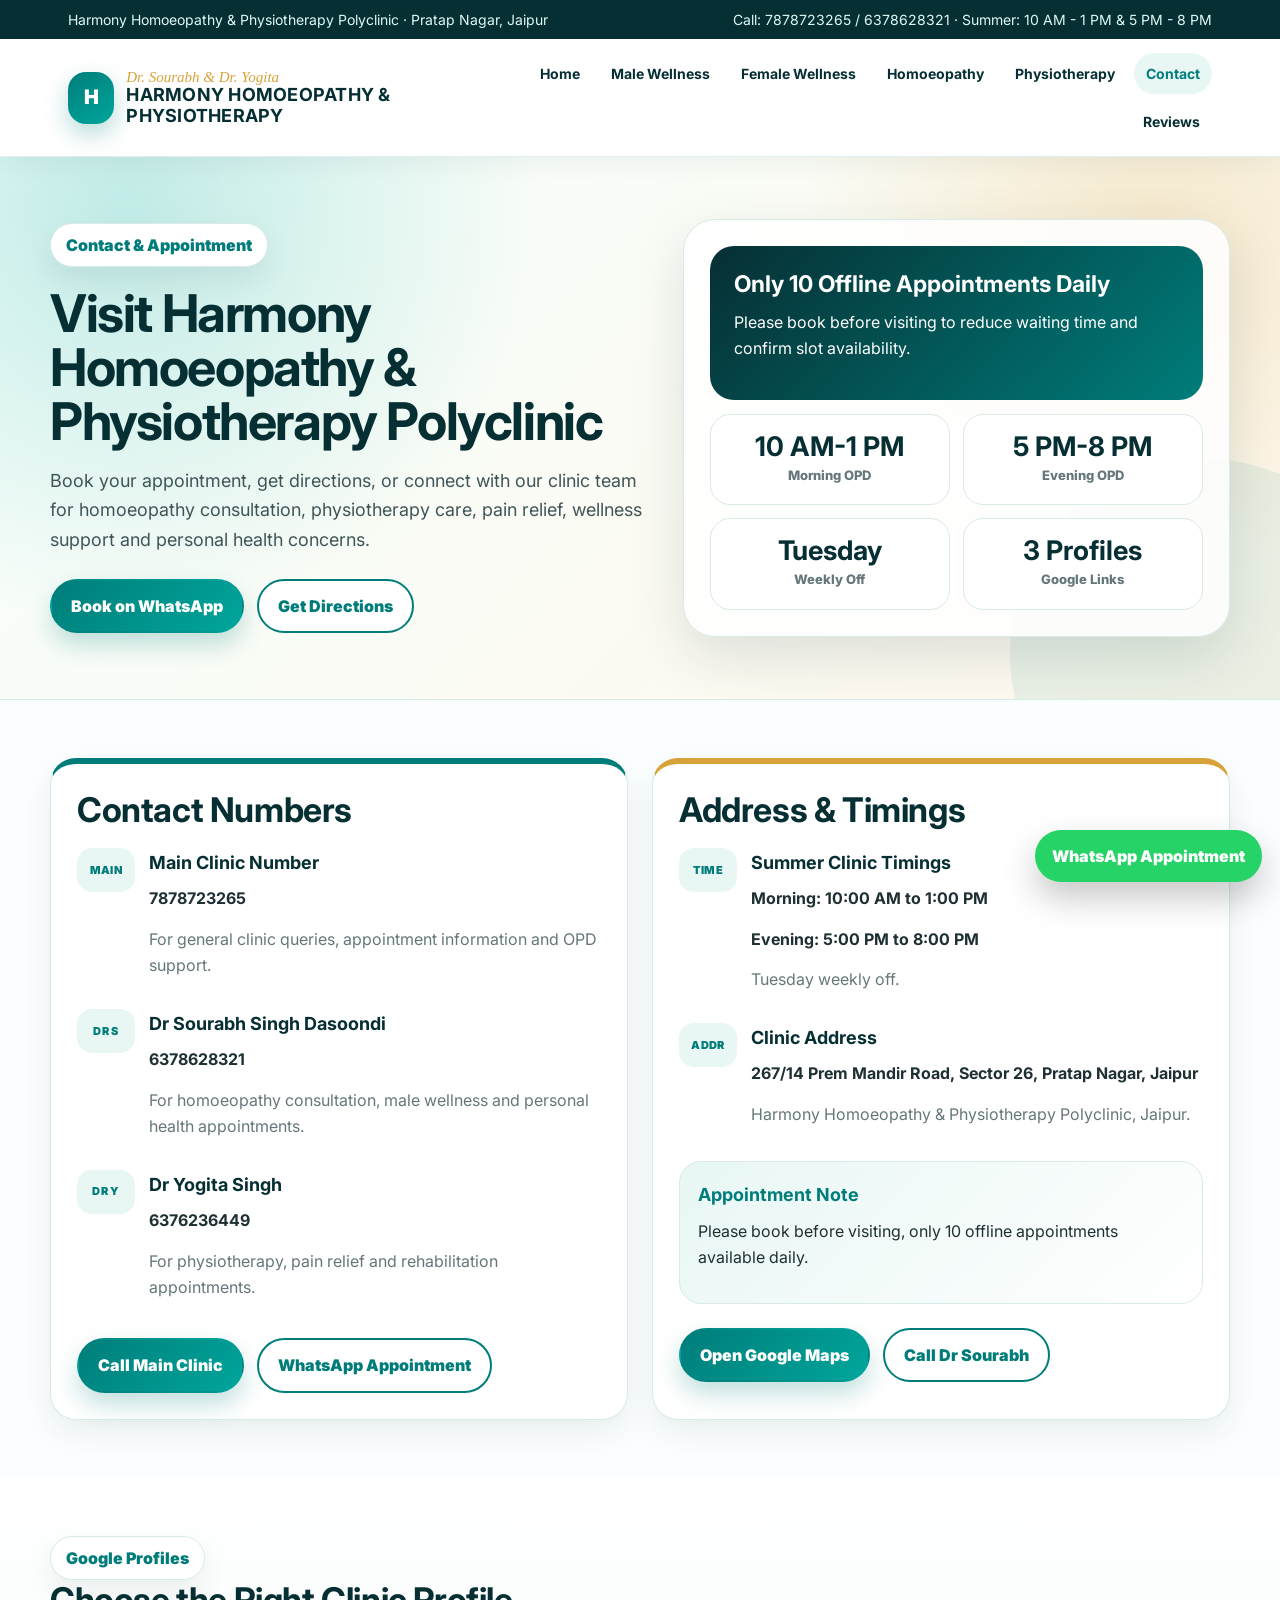
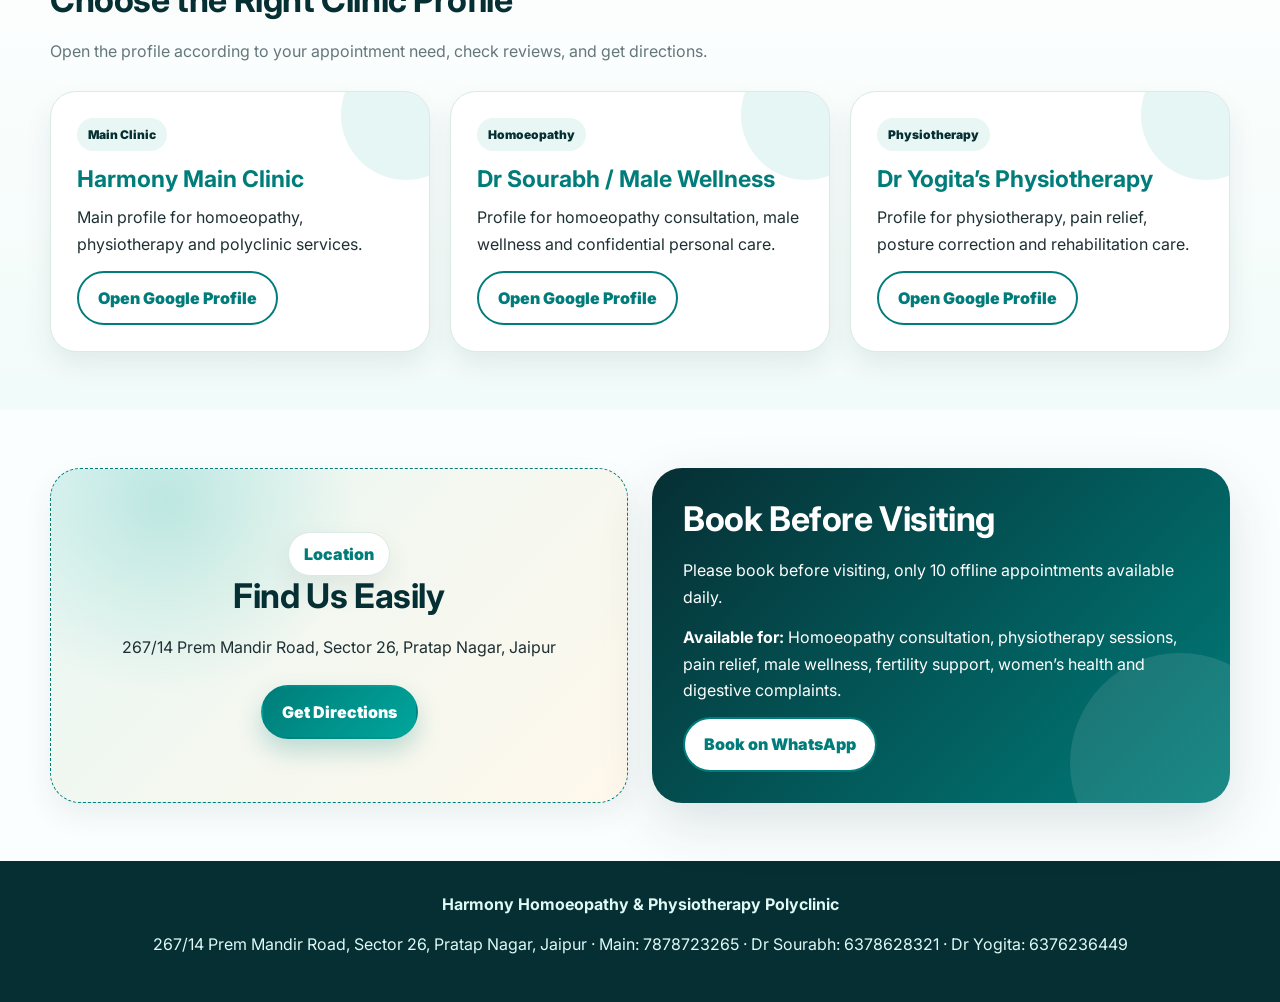
<file: contact.html>
<!DOCTYPE html>
<html lang="en">
<head>
<meta charset="UTF-8">
<meta name="viewport" content="width=device-width, initial-scale=1.0">
<title>Contact | Harmony Homoeopathy & Physiotherapy Polyclinic</title>
<meta name="description" content="Contact Harmony Homoeopathy & Physiotherapy Polyclinic, Pratap Nagar Jaipur. Book appointment with Dr Sourabh Singh Dasoondi and Dr Yogita Singh.">
<link rel="preconnect" href="https://fonts.googleapis.com">
<link rel="preconnect" href="https://fonts.gstatic.com" crossorigin>
<link href="https://fonts.googleapis.com/css2?family=Inter:wght@400;600;700;800;900&display=swap" rel="stylesheet">
<style>
:root{
  --deep:#062f34;
  --teal:#007d7a;
  --teal2:#00a69c;
  --mint:#e8f7f4;
  --cream:#fff8ec;
  --gold:#d8a23a;
  --orange:#f2a24a;
  --ink:#1e3033;
  --muted:#65777a;
  --line:#d8ebe7;
  --white:#fff;
  --shadow:0 20px 55px rgba(6,47,52,.13);
  --soft-shadow:0 12px 28px rgba(6,47,52,.08);
  --radius:26px;
}
*{box-sizing:border-box}
html{scroll-behavior:smooth}
body{margin:0;font-family:Inter,Segoe UI,Arial,sans-serif;background:#fbfefe;color:var(--ink);line-height:1.65}
a{text-decoration:none;color:inherit}
p{margin:0 0 14px}
.muted{color:var(--muted)}

.top-strip{background:var(--deep);color:#dff9f5;font-size:14px}
.top-strip .wrap{max-width:1180px;margin:auto;padding:8px 18px;display:flex;justify-content:space-between;gap:16px;flex-wrap:wrap}

.header{position:sticky;top:0;z-index:99;background:rgba(255,255,255,.94);backdrop-filter:blur(14px);border-bottom:1px solid rgba(0,125,122,.12);box-shadow:0 6px 24px rgba(6,47,52,.06)}
.nav-wrap{max-width:1180px;margin:auto;display:flex;align-items:center;justify-content:space-between;gap:18px;padding:14px 18px}
.brand{display:flex;align-items:center;gap:12px}
.logo{width:52px;height:52px;border-radius:18px;background:linear-gradient(145deg,var(--teal),var(--teal2));display:grid;place-items:center;color:white;font-weight:900;font-size:20px;box-shadow:0 10px 24px rgba(0,125,122,.28)}
.brand-text small{display:block;font-family:Georgia,serif;font-size:15px;font-style:italic;color:var(--gold);line-height:1.1}
.brand-text strong{display:block;color:var(--deep);font-size:18px;letter-spacing:.25px;line-height:1.15;text-transform:uppercase}
nav{display:flex;gap:7px;flex-wrap:wrap;justify-content:flex-end}
nav a{padding:9px 12px;border-radius:999px;color:var(--deep);font-weight:700;font-size:14px}
nav a:hover,nav a.active{background:var(--mint);color:var(--teal)}

h1{font-size:52px;line-height:1.04;margin:20px 0 16px;color:var(--deep);letter-spacing:-1.4px}
h2{font-size:34px;line-height:1.18;margin:0 0 18px;color:var(--deep);letter-spacing:-.4px}
h3{font-size:23px;line-height:1.25;margin:0 0 10px;color:var(--teal)}
h4{font-size:18px;margin:0 0 8px;color:var(--deep)}
.lead{font-size:18px;color:#405558;max-width:760px}
.eyebrow{display:inline-flex;gap:8px;align-items:center;background:white;border:1px solid var(--line);color:var(--teal);padding:8px 15px;border-radius:999px;font-weight:900;box-shadow:var(--soft-shadow)}

.page-title{position:relative;overflow:hidden;background:radial-gradient(circle at 10% 10%,rgba(0,166,156,.22),transparent 33%),radial-gradient(circle at 90% 15%,rgba(216,162,58,.20),transparent 28%),linear-gradient(135deg,#f6fffd 0%,#fff8ec 100%);padding:62px 18px;border-bottom:1px solid var(--line)}
.page-title:after{content:"";position:absolute;right:-120px;bottom:-150px;width:390px;height:390px;border-radius:50%;background:rgba(0,125,122,.08)}
.container{max-width:1180px;margin:auto;position:relative;z-index:1}
.hero-contact{display:grid;grid-template-columns:1.05fr .95fr;gap:28px;align-items:center}
.hero-panel{background:rgba(255,255,255,.86);border:1px solid var(--line);border-radius:32px;padding:26px;box-shadow:var(--shadow)}
.panel-top{background:linear-gradient(135deg,var(--deep),var(--teal));color:white;border-radius:24px;padding:24px}
.panel-top h3{color:white}
.stats{display:grid;grid-template-columns:1fr 1fr;gap:13px;margin-top:14px}
.stat{background:white;border:1px solid var(--line);border-radius:20px;padding:18px;text-align:center}
.stat strong{display:block;color:var(--deep);font-size:27px;line-height:1}
.stat span{display:block;color:var(--muted);font-size:13px;font-weight:800;margin-top:5px}

.section{padding:58px 18px}
.section.alt{background:linear-gradient(180deg,#fff,#f1fbf9)}
.section-head{max-width:820px;margin:0 0 26px}
.grid-2{display:grid;grid-template-columns:1fr 1fr;gap:24px}
.grid-3{display:grid;grid-template-columns:repeat(3,1fr);gap:20px}
.card{background:white;border:1px solid var(--line);border-radius:var(--radius);box-shadow:var(--soft-shadow);padding:26px}
.card.accent{border-top:6px solid var(--teal)}
.card.gold{border-top:6px solid var(--gold)}
.info-row{display:flex;gap:14px;align-items:flex-start;margin:16px 0}
.info-icon{width:58px;height:44px;border-radius:15px;background:var(--mint);display:grid;place-items:center;flex:0 0 auto;font-size:11px;font-weight:900;color:var(--teal);letter-spacing:.3px}
.cta-row{display:flex;flex-wrap:wrap;gap:13px;margin-top:24px}
.btn{display:inline-flex;align-items:center;justify-content:center;gap:8px;border-radius:999px;padding:12px 19px;font-weight:900;border:2px solid transparent;transition:.2s}
.btn-primary{background:linear-gradient(135deg,var(--teal),var(--teal2));color:white;box-shadow:0 12px 24px rgba(0,125,122,.24)}
.btn-primary:hover{transform:translateY(-2px)}
.btn-outline{background:white;border-color:var(--teal);color:var(--teal)}
.btn-outline:hover{background:var(--teal);color:white}
.notice-card{background:linear-gradient(135deg,var(--mint),#fff);border:1px solid var(--line);border-radius:22px;padding:18px;margin-top:20px}
.notice-card h4{color:var(--teal)}

.profile-card{position:relative;overflow:hidden;min-height:245px}
.profile-card:before{content:"";position:absolute;right:-42px;top:-42px;width:130px;height:130px;border-radius:50%;background:rgba(0,166,156,.10)}
.profile-card>*{position:relative;z-index:1}
.profile-tag{display:inline-flex;background:var(--mint);color:var(--deep);border-radius:999px;padding:7px 11px;font-weight:900;font-size:12px;margin-bottom:14px}

.map-card{min-height:310px;border-radius:30px;background:radial-gradient(circle at 20% 10%,rgba(0,166,156,.20),transparent 35%),linear-gradient(135deg,var(--mint),var(--cream));border:1px dashed var(--teal);display:grid;place-items:center;text-align:center;padding:28px;box-shadow:var(--soft-shadow)}
.banner{background:linear-gradient(135deg,var(--deep),var(--teal));color:white;border-radius:30px;padding:31px;box-shadow:var(--shadow);position:relative;overflow:hidden}
.banner:after{content:"";position:absolute;right:-60px;bottom:-70px;width:220px;height:220px;border-radius:50%;background:rgba(255,255,255,.10)}
.banner h2,.banner h3{color:white}
.banner>*{position:relative;z-index:1}

.footer{background:var(--deep);color:#dff9f5;padding:30px 18px;text-align:center}
.whatsapp-float{position:fixed;right:18px;bottom:18px;background:#25D366;color:white;border-radius:999px;padding:13px 17px;font-weight:900;box-shadow:0 16px 34px rgba(0,0,0,.22);z-index:100}

@media(max-width:950px){
  .hero-contact,.grid-2,.grid-3{grid-template-columns:1fr}
  .nav-wrap{align-items:flex-start;flex-direction:column}
  nav{justify-content:flex-start}
  h1{font-size:38px}
  .section{padding:44px 16px}
  .page-title{padding:46px 16px}
  .stats{grid-template-columns:1fr 1fr}
}
@media(max-width:560px){
  .top-strip .wrap{font-size:12px}
  .brand-text strong{font-size:15px}
  .brand-text small{font-size:13px}
  .logo{width:44px;height:44px;border-radius:15px}
  nav a{font-size:12px;padding:7px 9px}
  h1{font-size:32px}
  h2{font-size:27px}
  .stats{grid-template-columns:1fr}
  .info-row{flex-direction:column}
  .whatsapp-float{left:18px;right:18px;text-align:center}
}
</style>
</head>
<body>

<div class="top-strip">
  <div class="wrap">
    <span>Harmony Homoeopathy & Physiotherapy Polyclinic · Pratap Nagar, Jaipur</span>
    <span>Call: 7878723265 / 6378628321 · Summer: 10 AM - 1 PM & 5 PM - 8 PM</span>
  </div>
</div>

<header class="header">
  <div class="nav-wrap">
    <a class="brand" href="index.html">
      <span class="logo">H</span>
      <span class="brand-text">
        <small>Dr. Sourabh & Dr. Yogita</small>
        <strong>Harmony Homoeopathy & Physiotherapy</strong>
      </span>
    </a>
    <nav><a href="index.html">Home</a><a href="male-wellness.html">Male Wellness</a><a href="female-wellness.html">Female Wellness</a><a href="homoeopathy.html">Homoeopathy</a><a href="physiotherapy.html">Physiotherapy</a><a class="active" href="contact.html">Contact</a><a href="reviews.html">Reviews</a></nav>
  </div>
</header>

<main>
<section class="page-title">
  <div class="container hero-contact">
    <div>
      <span class="eyebrow">Contact & Appointment</span>
      <h1>Visit Harmony Homoeopathy & Physiotherapy Polyclinic</h1>
      <p class="lead">Book your appointment, get directions, or connect with our clinic team for homoeopathy consultation, physiotherapy care, pain relief, wellness support and personal health concerns.</p>
      <div class="cta-row">
        <a class="btn btn-primary" href="https://wa.me/917878723265?text=Hello%20Harmony%20Clinic%2C%20I%20want%20to%20book%20an%20appointment.">Book on WhatsApp</a>
        <a class="btn btn-outline" href="https://maps.app.goo.gl/d9DoXxW7UZDXTtCz5" target="_blank" rel="noopener">Get Directions</a>
      </div>
    </div>

    <div class="hero-panel">
      <div class="panel-top">
        <h3>Only 10 Offline Appointments Daily</h3>
        <p>Please book before visiting to reduce waiting time and confirm slot availability.</p>
      </div>
      <div class="stats">
        <div class="stat"><strong>10 AM-1 PM</strong><span>Morning OPD</span></div>
        <div class="stat"><strong>5 PM-8 PM</strong><span>Evening OPD</span></div>
        <div class="stat"><strong>Tuesday</strong><span>Weekly Off</span></div>
        <div class="stat"><strong>3 Profiles</strong><span>Google Links</span></div>
      </div>
    </div>
  </div>
</section>

<section class="section">
  <div class="container grid-2">
    <div class="card accent">
      <h2>Contact Numbers</h2>

      <div class="info-row">
        <div class="info-icon">MAIN</div>
        <div>
          <h4>Main Clinic Number</h4>
          <p><strong>7878723265</strong></p>
          <p class="muted">For general clinic queries, appointment information and OPD support.</p>
        </div>
      </div>

      <div class="info-row">
        <div class="info-icon">DR S</div>
        <div>
          <h4>Dr Sourabh Singh Dasoondi</h4>
          <p><strong>6378628321</strong></p>
          <p class="muted">For homoeopathy consultation, male wellness and personal health appointments.</p>
        </div>
      </div>

      <div class="info-row">
        <div class="info-icon">DR Y</div>
        <div>
          <h4>Dr Yogita Singh</h4>
          <p><strong>6376236449</strong></p>
          <p class="muted">For physiotherapy, pain relief and rehabilitation appointments.</p>
        </div>
      </div>

      <div class="cta-row">
        <a class="btn btn-primary" href="tel:+917878723265">Call Main Clinic</a>
        <a class="btn btn-outline" href="https://wa.me/917878723265?text=Hello%20Harmony%20Clinic%2C%20I%20want%20to%20book%20an%20appointment.">WhatsApp Appointment</a>
      </div>
    </div>

    <div class="card gold">
      <h2>Address & Timings</h2>

      <div class="info-row">
        <div class="info-icon">TIME</div>
        <div>
          <h4>Summer Clinic Timings</h4>
          <p><strong>Morning: 10:00 AM to 1:00 PM</strong></p>
          <p><strong>Evening: 5:00 PM to 8:00 PM</strong></p>
          <p class="muted">Tuesday weekly off.</p>
        </div>
      </div>

      <div class="info-row">
        <div class="info-icon">ADDR</div>
        <div>
          <h4>Clinic Address</h4>
          <p><strong>267/14 Prem Mandir Road, Sector 26, Pratap Nagar, Jaipur</strong></p>
          <p class="muted">Harmony Homoeopathy & Physiotherapy Polyclinic, Jaipur.</p>
        </div>
      </div>

      <div class="notice-card">
        <h4>Appointment Note</h4>
        <p>Please book before visiting, only 10 offline appointments available daily.</p>
      </div>

      <div class="cta-row">
        <a class="btn btn-primary" href="https://maps.app.goo.gl/d9DoXxW7UZDXTtCz5" target="_blank" rel="noopener">Open Google Maps</a>
        <a class="btn btn-outline" href="tel:+916378628321">Call Dr Sourabh</a>
      </div>
    </div>
  </div>
</section>

<section class="section alt">
  <div class="container">
    <div class="section-head">
      <span class="eyebrow">Google Profiles</span>
      <h2>Choose the Right Clinic Profile</h2>
      <p class="muted">Open the profile according to your appointment need, check reviews, and get directions.</p>
    </div>

    <div class="grid-3">
      <div class="card profile-card">
        <span class="profile-tag">Main Clinic</span>
        <h3>Harmony Main Clinic</h3>
        <p>Main profile for homoeopathy, physiotherapy and polyclinic services.</p>
        <a class="btn btn-outline" href="https://share.google/MyPL8CNmoMyCmN3Oh" target="_blank" rel="noopener">Open Google Profile</a>
      </div>

      <div class="card profile-card">
        <span class="profile-tag">Homoeopathy</span>
        <h3>Dr Sourabh / Male Wellness</h3>
        <p>Profile for homoeopathy consultation, male wellness and confidential personal care.</p>
        <a class="btn btn-outline" href="https://share.google/idbs3Wg8FSLYg8CUC" target="_blank" rel="noopener">Open Google Profile</a>
      </div>

      <div class="card profile-card">
        <span class="profile-tag">Physiotherapy</span>
        <h3>Dr Yogita’s Physiotherapy</h3>
        <p>Profile for physiotherapy, pain relief, posture correction and rehabilitation care.</p>
        <a class="btn btn-outline" href="https://share.google/gU1znSv0WjcnQSQoZ" target="_blank" rel="noopener">Open Google Profile</a>
      </div>
    </div>
  </div>
</section>

<section class="section">
  <div class="container grid-2">
    <div class="map-card">
      <div>
        <span class="eyebrow">Location</span>
        <h2>Find Us Easily</h2>
        <p>267/14 Prem Mandir Road, Sector 26, Pratap Nagar, Jaipur</p>
        <div class="cta-row" style="justify-content:center">
          <a class="btn btn-primary" href="https://maps.app.goo.gl/d9DoXxW7UZDXTtCz5" target="_blank" rel="noopener">Get Directions</a>
        </div>
      </div>
    </div>

    <div class="banner">
      <h2>Book Before Visiting</h2>
      <p>Please book before visiting, only 10 offline appointments available daily.</p>
      <p><strong>Available for:</strong> Homoeopathy consultation, physiotherapy sessions, pain relief, male wellness, fertility support, women’s health and digestive complaints.</p>
      <a class="btn btn-outline" href="https://wa.me/917878723265?text=Hello%20Harmony%20Clinic%2C%20I%20want%20to%20book%20an%20appointment.">Book on WhatsApp</a>
    </div>
  </div>
</section>
</main>

<a class="whatsapp-float" href="https://wa.me/917878723265?text=Hello%20Harmony%20Clinic%2C%20I%20want%20to%20book%20an%20appointment.">WhatsApp Appointment</a>

<footer class="footer">
  <p><strong>Harmony Homoeopathy & Physiotherapy Polyclinic</strong></p>
  <p>267/14 Prem Mandir Road, Sector 26, Pratap Nagar, Jaipur · Main: 7878723265 · Dr Sourabh: 6378628321 · Dr Yogita: 6376236449</p>
</footer>
</body>
</html>
</file>
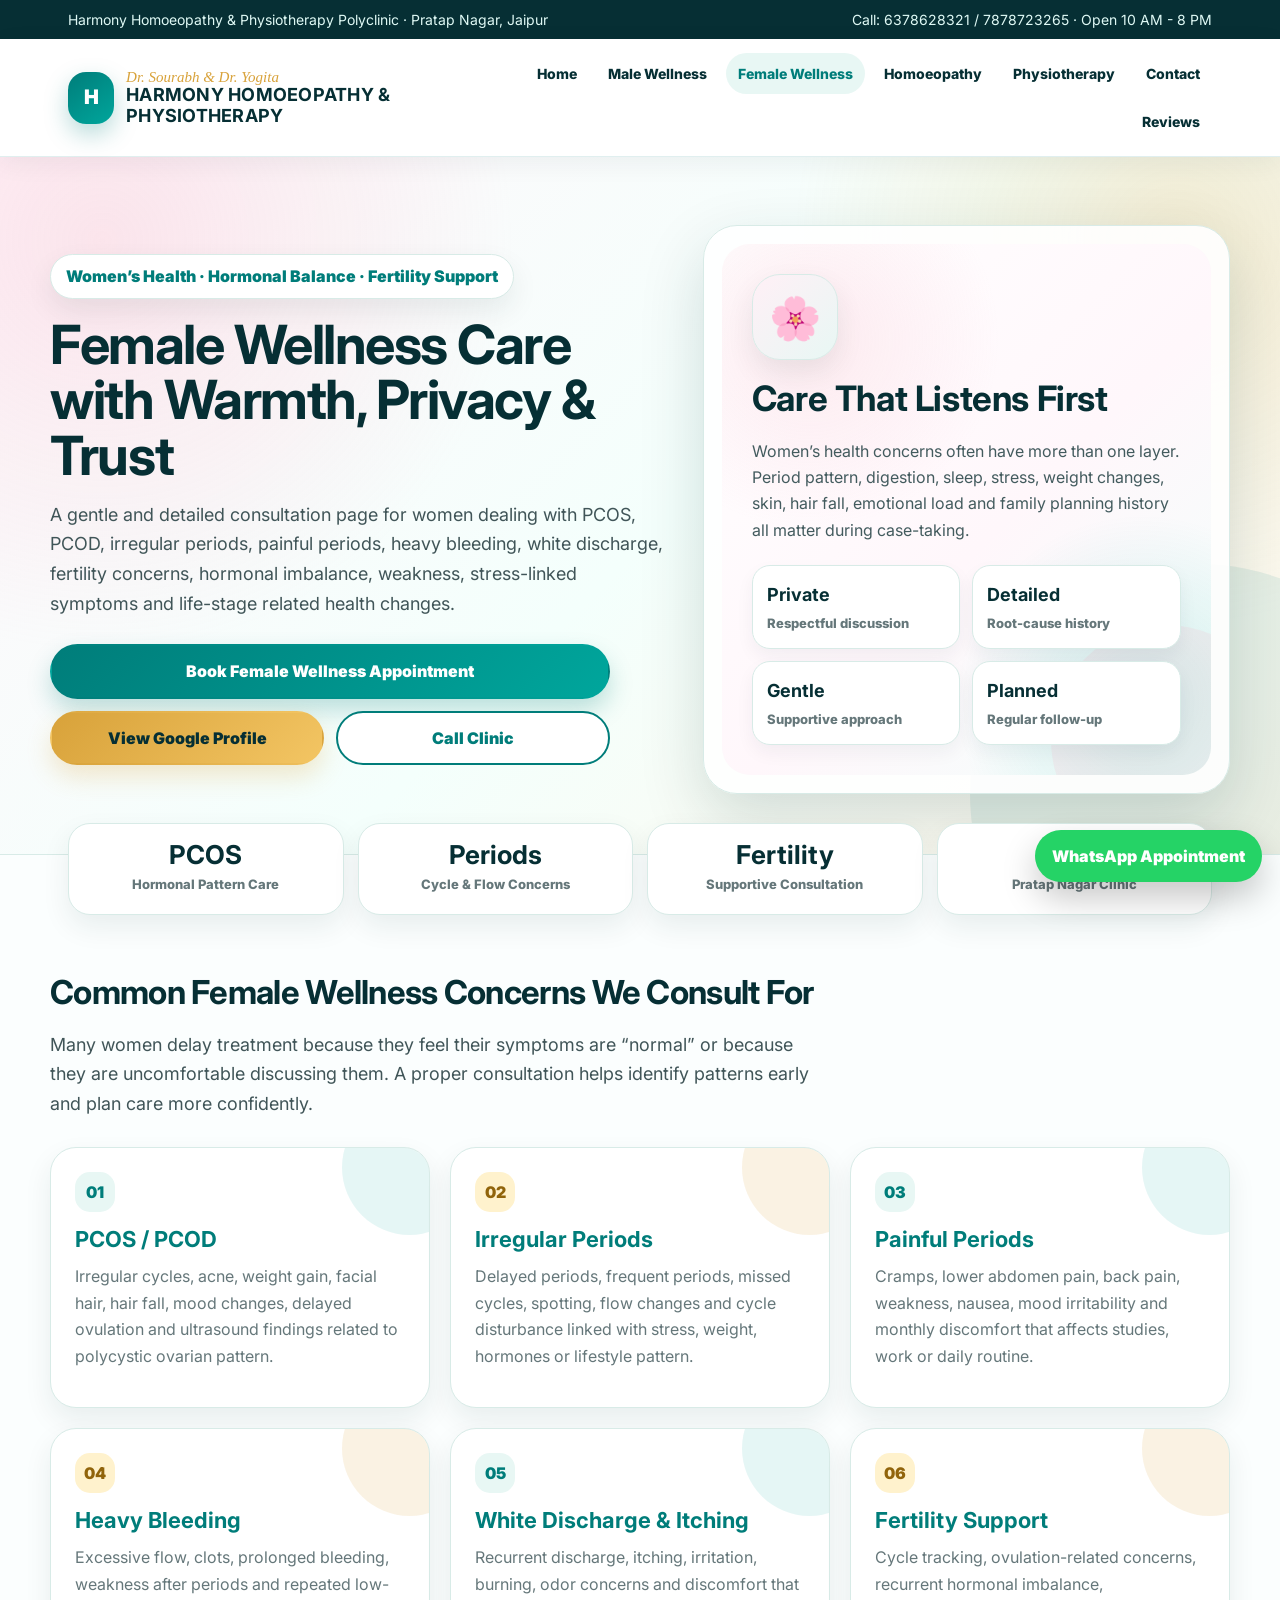
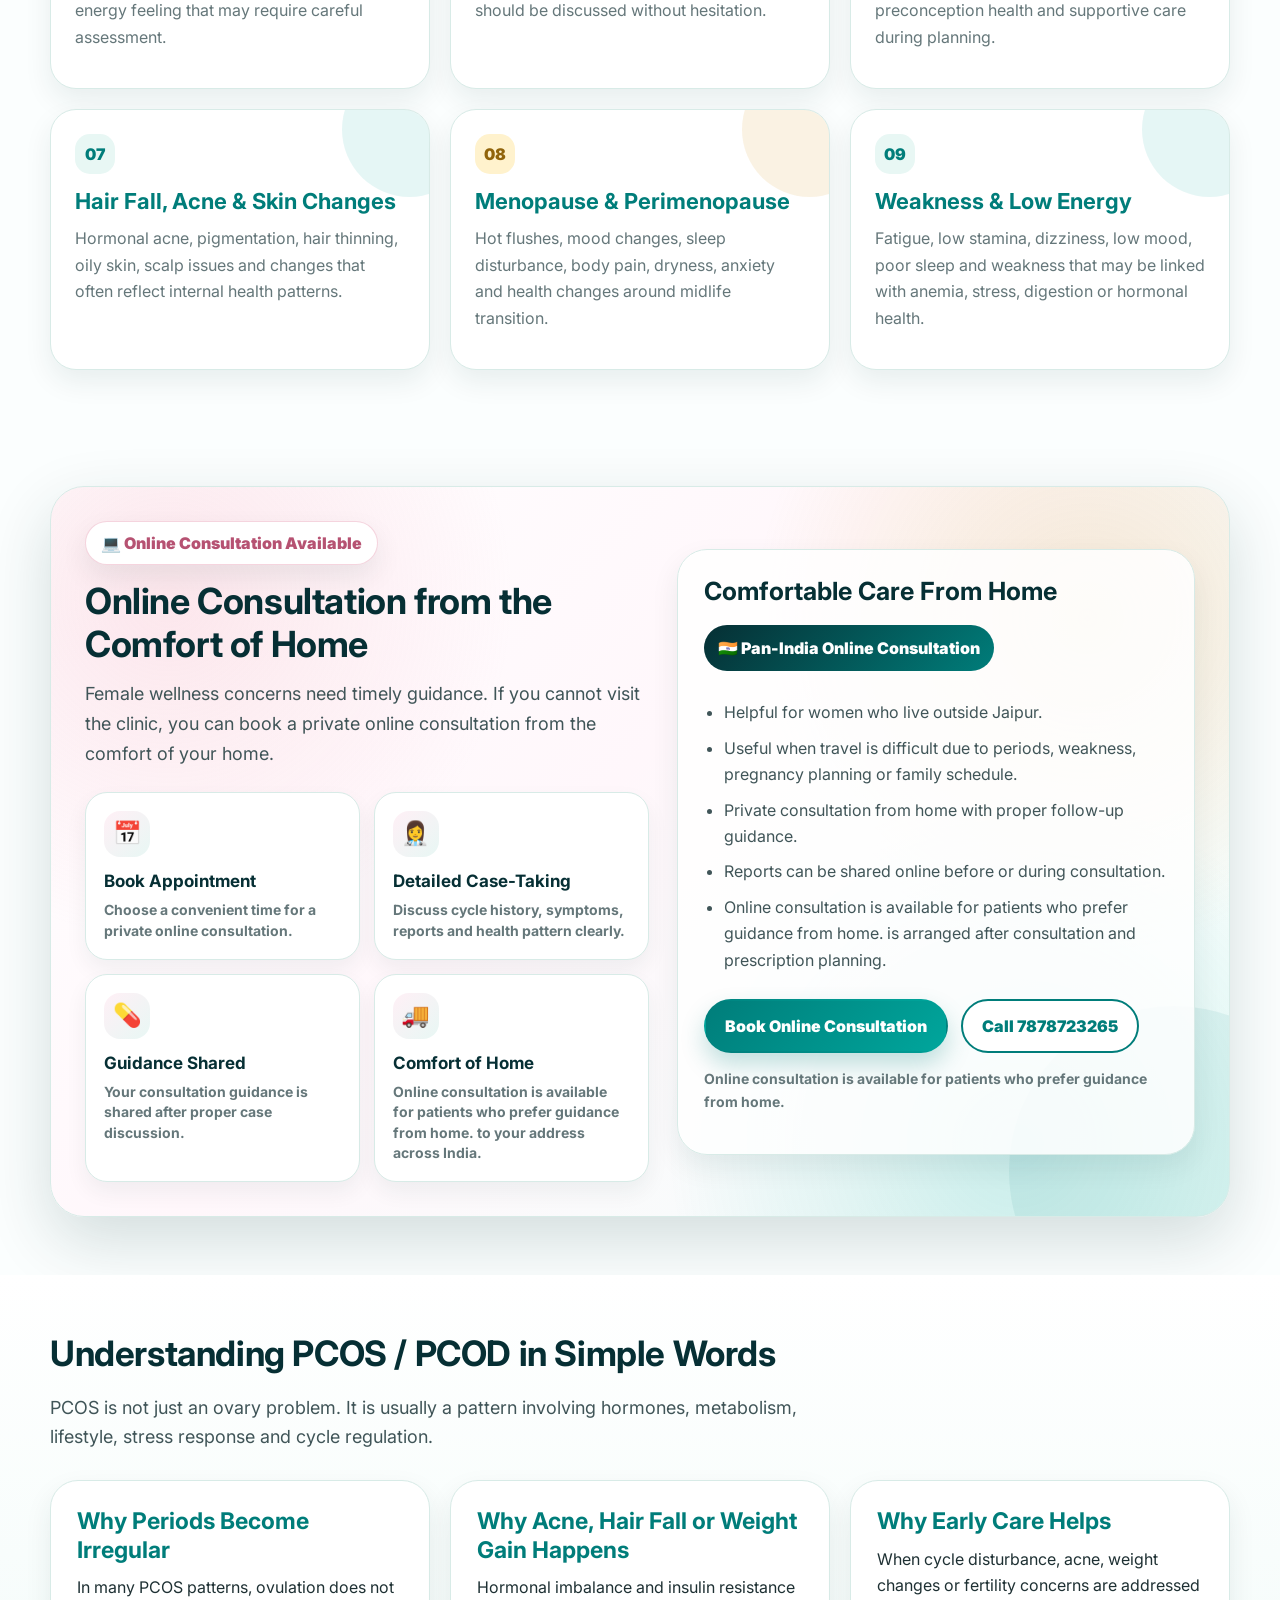
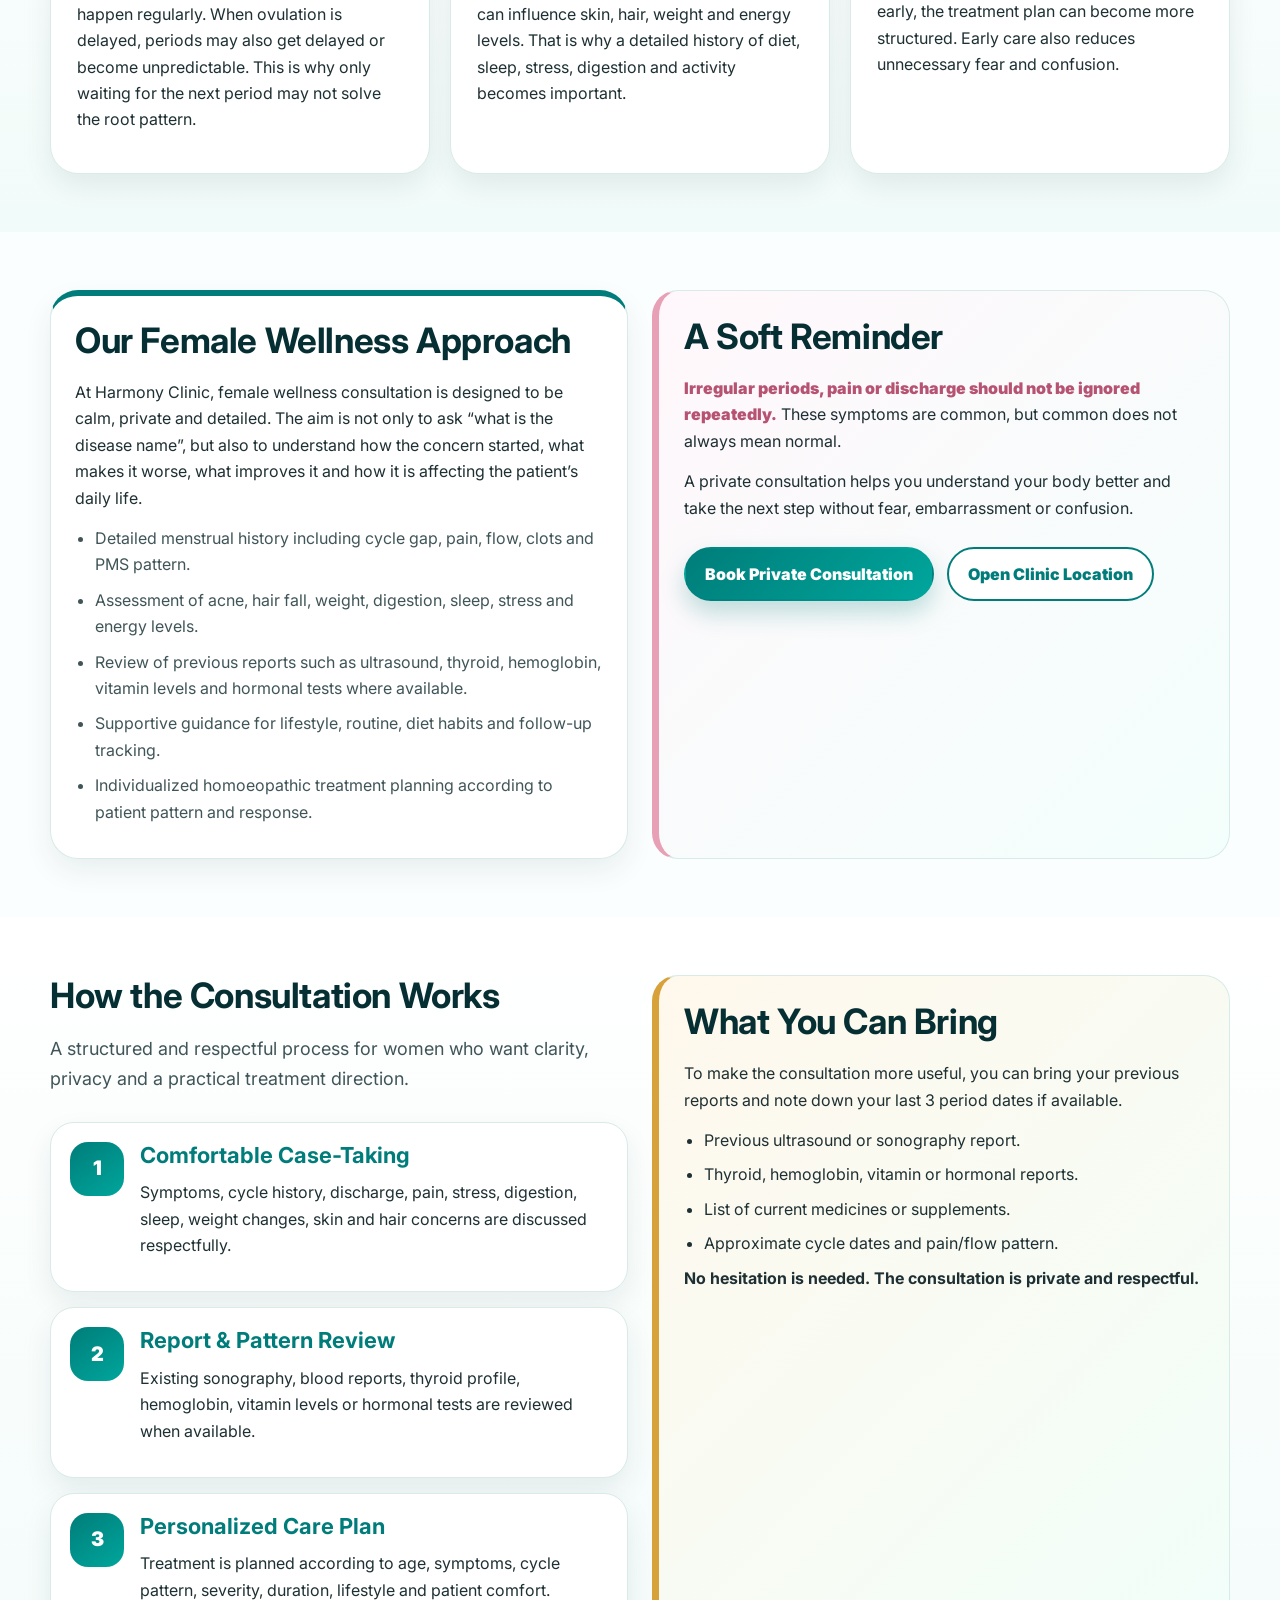
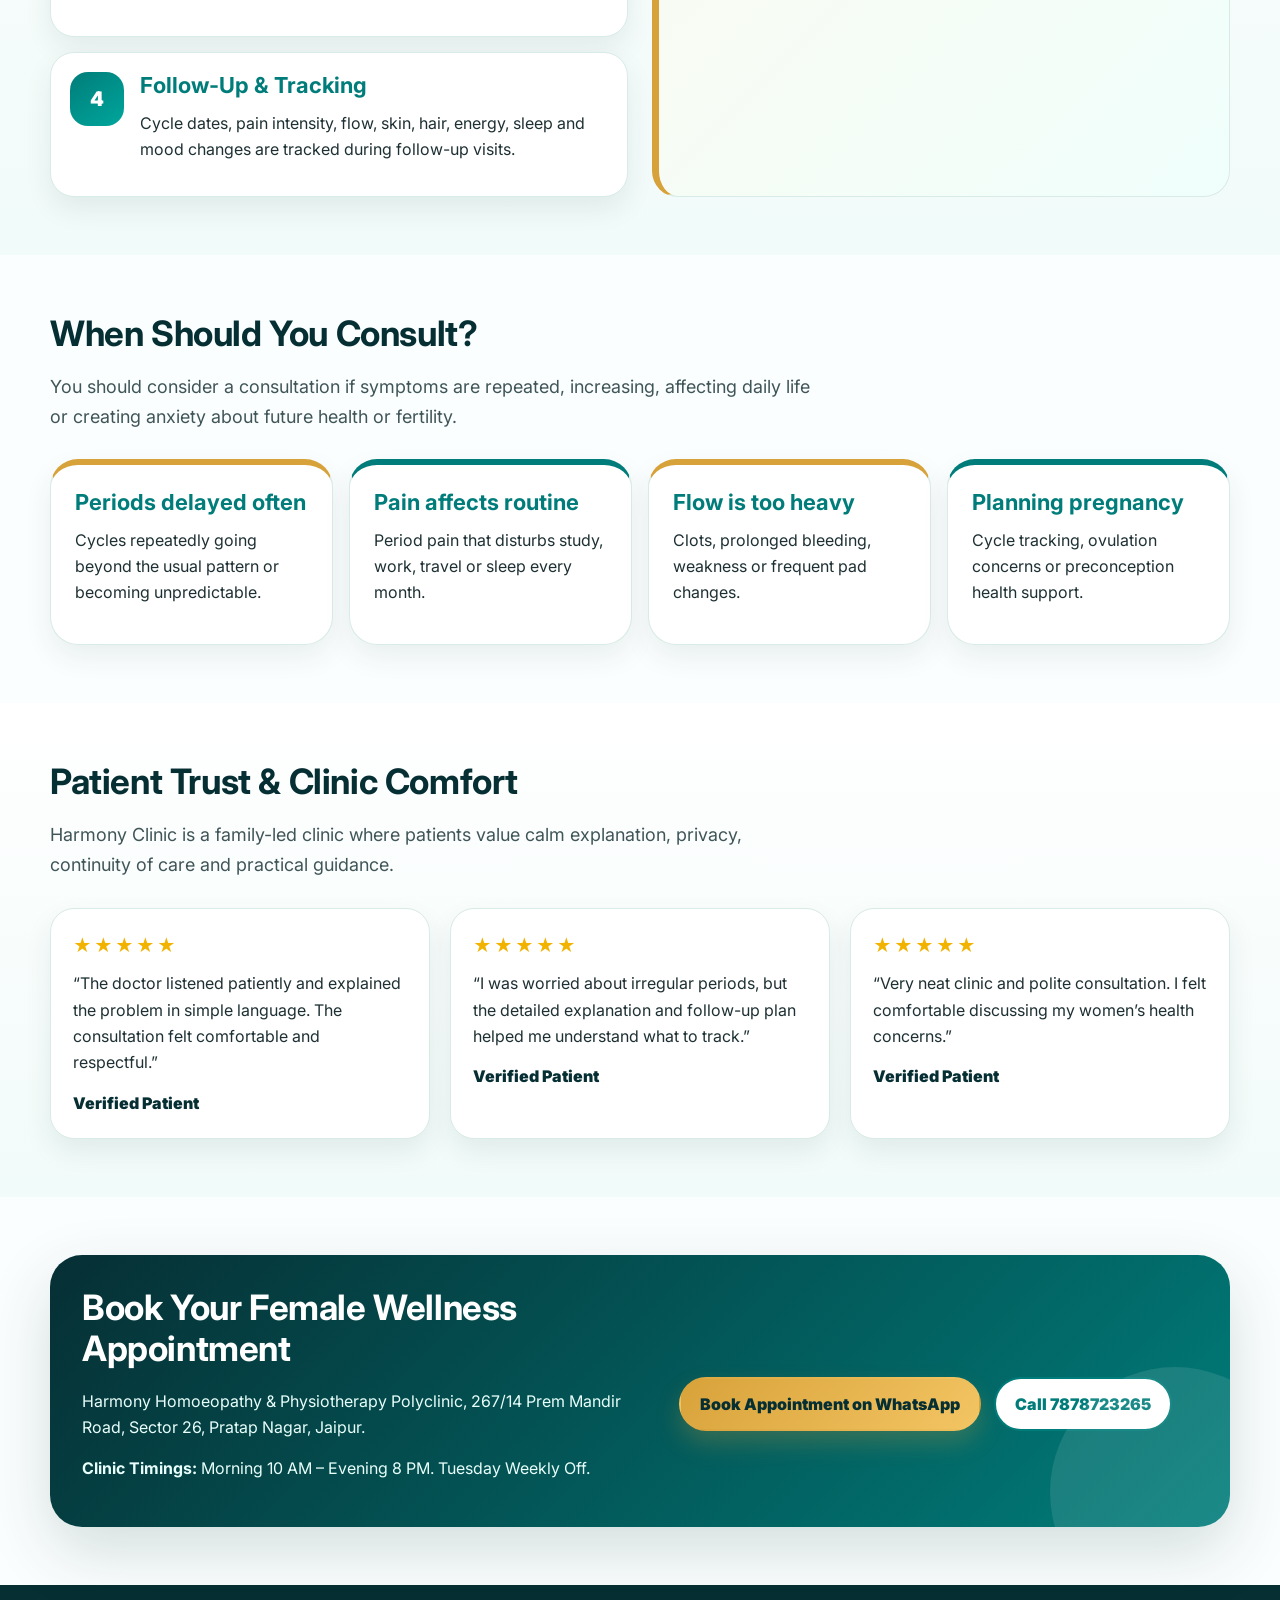
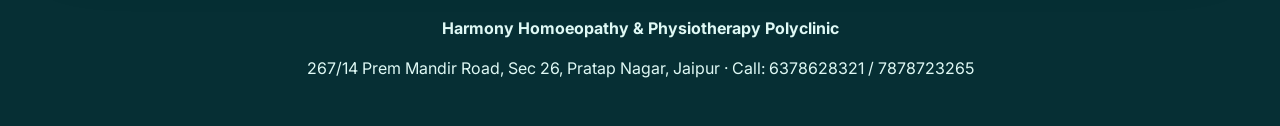
<file: female-wellness.html>
<!DOCTYPE html>
<html lang="en">
<head>
<meta charset="UTF-8">
<meta name="viewport" content="width=device-width, initial-scale=1.0">
<title>Female Wellness Clinic Jaipur | PCOS, Periods, Fertility & Women’s Health Care</title>
<meta name="description" content="Female Wellness care at Harmony Homoeopathy & Physiotherapy Clinic Jaipur for PCOS, PCOD, irregular periods, painful periods, hormonal imbalance, fertility support and women’s health concerns.">
<link rel="preconnect" href="https://fonts.googleapis.com">
<link rel="preconnect" href="https://fonts.gstatic.com" crossorigin>
<link href="https://fonts.googleapis.com/css2?family=Inter:wght@400;600;700;800;900&display=swap" rel="stylesheet">
<link rel="stylesheet" href="style.css">
<style>
:root{
  --deep:#062f34;
  --deep2:#031d20;
  --teal:#007d7a;
  --teal2:#00a69c;
  --mint:#e8f7f4;
  --cream:#fff8ec;
  --gold:#d8a23a;
  --gold2:#f3c563;
  --ink:#1e3033;
  --muted:#65777a;
  --line:#d8ebe7;
  --white:#fff;
  --shadow:0 24px 65px rgba(6,47,52,.16);
  --soft-shadow:0 12px 28px rgba(6,47,52,.08);
  --radius:28px;
}
*{box-sizing:border-box}
html{scroll-behavior:smooth}
body{margin:0;font-family:Inter,Segoe UI,Arial,sans-serif;background:#fbfefe;color:var(--ink);line-height:1.65}
a{text-decoration:none;color:inherit}
p{margin:0 0 14px}
.top-strip{background:var(--deep);color:#dff9f5;font-size:14px}
.top-strip .wrap{max-width:1180px;margin:auto;padding:8px 18px;display:flex;justify-content:space-between;gap:16px;flex-wrap:wrap}
.header{position:sticky;top:0;z-index:99;background:rgba(255,255,255,.94);backdrop-filter:blur(14px);border-bottom:1px solid rgba(0,125,122,.12);box-shadow:0 6px 24px rgba(6,47,52,.06)}
.nav-wrap{max-width:1180px;margin:auto;display:flex;align-items:center;justify-content:space-between;gap:18px;padding:14px 18px}
.brand{display:flex;align-items:center;gap:12px}
.logo{width:52px;height:52px;border-radius:18px;background:linear-gradient(145deg,var(--teal),var(--teal2));display:grid;place-items:center;color:white;font-weight:900;font-size:20px;box-shadow:0 10px 24px rgba(0,125,122,.28)}
.brand-text small{display:block;font-family:Georgia,serif;font-size:15px;font-style:italic;color:var(--gold);line-height:1.1}
.brand-text strong{display:block;color:var(--deep);font-size:18px;letter-spacing:.25px;line-height:1.15;text-transform:uppercase}
nav{display:flex;gap:7px;flex-wrap:wrap;justify-content:flex-end}
nav a{padding:9px 12px;border-radius:999px;color:var(--deep);font-weight:800;font-size:14px}
nav a:hover,nav a.active{background:var(--mint);color:var(--teal)}
.hero{position:relative;overflow:hidden;background:
  radial-gradient(circle at 8% 12%,rgba(0,166,156,.30),transparent 31%),
  radial-gradient(circle at 92% 12%,rgba(216,162,58,.22),transparent 29%),
  linear-gradient(135deg,#f4fffc 0%,#fff7e8 100%);
  padding:68px 18px 60px;border-bottom:1px solid var(--line)}
.hero:after{content:"";position:absolute;right:-150px;bottom:-170px;width:460px;height:460px;border-radius:50%;background:rgba(0,125,122,.09)}
.hero-inner{position:relative;z-index:1;max-width:1180px;margin:auto;display:grid;grid-template-columns:1.08fr .92fr;gap:34px;align-items:center}
.eyebrow{display:inline-flex;gap:8px;align-items:center;background:white;border:1px solid var(--line);color:var(--teal);padding:8px 15px;border-radius:999px;font-weight:900;box-shadow:var(--soft-shadow)}
h1{font-size:54px;line-height:1.03;margin:18px 0 16px;color:var(--deep);letter-spacing:-1.5px}
h2{font-size:35px;line-height:1.18;margin:0 0 18px;color:var(--deep);letter-spacing:-.4px}
h3{font-size:22px;line-height:1.25;margin:0 0 10px;color:var(--teal)}
h4{font-size:17px;margin:0 0 7px;color:var(--deep)}
.lead{font-size:18px;color:#405558;max-width:760px}
.cta-row{display:flex;flex-wrap:wrap;gap:13px;margin-top:26px}
.btn{display:inline-flex;align-items:center;justify-content:center;gap:8px;border-radius:999px;padding:12px 19px;font-weight:900;border:2px solid transparent;transition:.2s}
.btn-primary{background:linear-gradient(135deg,var(--teal),var(--teal2));color:white;box-shadow:0 12px 24px rgba(0,125,122,.24)}
.btn-primary:hover{transform:translateY(-2px)}
.btn-outline{background:white;border-color:var(--teal);color:var(--teal)}
.btn-outline:hover{background:var(--teal);color:white}
.btn-gold{background:linear-gradient(135deg,var(--gold),var(--gold2));color:var(--deep);box-shadow:0 12px 24px rgba(216,162,58,.24)}
.hero-panel{background:rgba(255,255,255,.88);border:1px solid var(--line);border-radius:34px;padding:14px;box-shadow:var(--shadow);position:relative;overflow:hidden}
.confidential-card{background:linear-gradient(135deg,var(--deep2),var(--deep) 55%,var(--teal));border-radius:28px;color:white;padding:28px;position:relative;overflow:hidden;min-height:310px}
.confidential-card:before{content:"";position:absolute;right:-65px;top:-65px;width:190px;height:190px;border-radius:50%;background:rgba(255,255,255,.09)}
.confidential-card:after{content:"";position:absolute;left:-70px;bottom:-85px;width:240px;height:240px;border-radius:50%;background:rgba(216,162,58,.14)}
.seal{width:82px;height:82px;border-radius:26px;background:rgba(255,255,255,.12);border:1px solid rgba(255,255,255,.24);display:grid;place-items:center;margin-bottom:18px;position:relative}
.seal:before{content:"";width:38px;height:48px;border:4px solid white;border-radius:18px 18px 14px 14px;display:block}
.seal:after{content:"";position:absolute;top:21px;width:26px;height:18px;border:4px solid white;border-bottom:none;border-radius:18px 18px 0 0}
.confidential-card h2{color:white;margin-bottom:12px}
.confidential-card p{color:#e9fffb;position:relative;z-index:1}
.mini-points{display:grid;grid-template-columns:1fr 1fr;gap:12px;margin-top:22px;position:relative;z-index:1}
.mini{background:rgba(255,255,255,.12);border:1px solid rgba(255,255,255,.18);border-radius:18px;padding:14px}
.mini strong{display:block;font-size:24px;line-height:1;color:white}
.mini span{display:block;font-size:12px;font-weight:800;color:#dff9f5;margin-top:5px}
.trust-band{position:relative;z-index:2;max-width:1180px;margin:-32px auto 0;padding:0 18px}
.trust-grid{display:grid;grid-template-columns:repeat(4,1fr);gap:14px}
.trust-item{background:white;border:1px solid var(--line);box-shadow:var(--soft-shadow);border-radius:22px;padding:18px;text-align:center}
.trust-item strong{display:block;color:var(--deep);font-size:26px;line-height:1}
.trust-item span{display:block;color:var(--muted);font-weight:800;font-size:13px;margin-top:6px}
.section{padding:58px 18px}
.section.alt{background:linear-gradient(180deg,#fff,#f1fbf9)}
.container{max-width:1180px;margin:auto}
.section-head{max-width:840px;margin:0 0 28px}
.grid-2{display:grid;grid-template-columns:1fr 1fr;gap:24px}
.grid-3{display:grid;grid-template-columns:repeat(3,1fr);gap:20px}
.grid-4{display:grid;grid-template-columns:repeat(4,1fr);gap:16px}
.card{background:white;border:1px solid var(--line);border-radius:var(--radius);box-shadow:var(--soft-shadow);padding:24px}
.card.accent{border-top:6px solid var(--teal)}
.card.gold{border-top:6px solid var(--gold)}
.condition-card{background:white;border:1px solid var(--line);border-radius:26px;padding:24px;box-shadow:var(--soft-shadow);position:relative;overflow:hidden;min-height:190px}
.condition-card:before{content:"";position:absolute;right:-48px;top:-48px;width:135px;height:135px;border-radius:50%;background:rgba(0,166,156,.10)}
.condition-card.goldline:before{background:rgba(216,162,58,.14)}
.condition-card h3{position:relative;z-index:1}
.condition-card p{position:relative;z-index:1;color:var(--muted)}
.number{width:40px;height:40px;border-radius:15px;background:var(--mint);color:var(--teal);font-weight:900;display:grid;place-items:center;margin-bottom:14px}
.goldline .number{background:#fff2cd;color:#91640b}
.banner{background:linear-gradient(135deg,var(--deep),var(--teal));color:white;border-radius:32px;padding:32px;box-shadow:var(--shadow);position:relative;overflow:hidden}
.banner:after{content:"";position:absolute;right:-70px;bottom:-90px;width:250px;height:250px;border-radius:50%;background:rgba(255,255,255,.10)}
.banner h2,.banner h3{color:white}
.banner p,.banner li{color:#e8fffb}
.pill-list{display:flex;flex-wrap:wrap;gap:10px;margin-top:14px}
.pill{background:var(--mint);color:var(--deep);padding:8px 12px;border-radius:999px;font-weight:800;font-size:14px}
.timeline{display:grid;gap:15px}
.step{display:grid;grid-template-columns:54px 1fr;gap:16px;align-items:start;background:white;border:1px solid var(--line);border-radius:24px;padding:19px;box-shadow:var(--soft-shadow)}
.step-no{width:54px;height:54px;border-radius:18px;background:linear-gradient(145deg,var(--teal),var(--teal2));color:white;display:grid;place-items:center;font-weight:900;font-size:20px}
.doctor-box{display:grid;grid-template-columns:96px 1fr;gap:18px;align-items:start}
.avatar{width:96px;height:96px;border-radius:28px;background:linear-gradient(145deg,var(--deep),var(--teal));display:grid;place-items:center;color:white;font-size:34px;font-weight:900;box-shadow:0 12px 24px rgba(0,125,122,.22)}
.review{background:white;border:1px solid var(--line);border-radius:24px;padding:22px;box-shadow:var(--soft-shadow)}
.stars{color:#f2b300;letter-spacing:2px;font-size:18px;margin-bottom:10px}
.review-name{font-weight:900;color:var(--deep);margin-top:12px}
.notice{background:linear-gradient(135deg,#fff8ec,#f0fffc);border:1px solid var(--line);border-left:7px solid var(--gold);border-radius:26px;padding:25px}
.feature-list{padding-left:20px;margin:10px 0 0}
.feature-list li{margin:8px 0}
.footer{background:var(--deep);color:#dff9f5;padding:30px 18px;text-align:center}
.whatsapp-float{position:fixed;right:18px;bottom:18px;background:#25D366;color:white;border-radius:999px;padding:13px 17px;font-weight:900;box-shadow:0 16px 34px rgba(0,0,0,.22);z-index:100}
@media(max-width:950px){
  .hero-inner,.grid-2,.grid-3,.grid-4{grid-template-columns:1fr}
  .trust-grid{grid-template-columns:1fr 1fr}
  .nav-wrap{align-items:flex-start;flex-direction:column}
  nav{justify-content:flex-start}
  h1{font-size:38px}
  .section{padding:44px 16px}
  .hero{padding:48px 16px 62px}
}
@media(max-width:560px){
  .top-strip .wrap{font-size:12px}
  .brand-text strong{font-size:15px}
  .brand-text small{font-size:13px}
  .logo{width:44px;height:44px;border-radius:15px}
  nav a{font-size:12px;padding:7px 9px}
  h1{font-size:32px}
  h2{font-size:27px}
  .mini-points,.trust-grid{grid-template-columns:1fr}
  .doctor-box{grid-template-columns:1fr}
  .whatsapp-float{left:18px;right:18px;text-align:center}
}


.female-hero{
  background:
    radial-gradient(circle at 8% 12%,rgba(244,170,190,.26),transparent 31%),
    radial-gradient(circle at 92% 12%,rgba(216,162,58,.20),transparent 29%),
    linear-gradient(135deg,#fff7fb 0%,#f4fffc 52%,#fff8ec 100%);
}
.female-showcase{background:rgba(255,255,255,.90);border:1px solid var(--line);border-radius:34px;padding:18px;box-shadow:var(--shadow);position:relative;overflow:hidden}
.female-care-card{
  background:radial-gradient(circle at 18% 18%,rgba(244,170,190,.22),transparent 32%),radial-gradient(circle at 86% 86%,rgba(0,166,156,.16),transparent 30%),linear-gradient(135deg,#ffffff 0%,#fff7fb 55%,#f2fffc 100%);
  border-radius:28px;padding:30px;min-height:330px;position:relative;overflow:hidden
}
.female-care-card:after{content:"";position:absolute;right:-70px;bottom:-80px;width:230px;height:230px;border-radius:50%;background:rgba(244,170,190,.15)}
.soft-icon{width:86px;height:86px;border-radius:28px;background:linear-gradient(135deg,#fff0f6,#e8f7f4);border:1px solid var(--line);display:grid;place-items:center;font-size:42px;box-shadow:var(--soft-shadow);margin-bottom:18px}
.female-care-card p{font-size:16px;color:#435b5e;position:relative;z-index:1}
.soft-points{display:grid;grid-template-columns:1fr 1fr;gap:12px;margin-top:22px;position:relative;z-index:1}
.soft-point{background:white;border:1px solid var(--line);border-radius:18px;padding:14px;box-shadow:0 8px 18px rgba(6,47,52,.05)}
.soft-point strong{display:block;color:var(--deep);font-size:18px}
.soft-point span{display:block;color:var(--muted);font-size:13px;font-weight:800;margin-top:3px}
.education-card p,.condition-card p,.step p,.notice p,.card p{font-size:16px}
.education-card{background:white;border:1px solid var(--line);border-radius:var(--radius);box-shadow:var(--soft-shadow);padding:26px}
.education-card h3{font-size:23px}
.soft-note{background:linear-gradient(135deg,#fff7fb,#f3fffc);border:1px solid var(--line);border-left:7px solid #e8a0b7;border-radius:26px;padding:25px}
.gentle-list{padding-left:20px;margin:10px 0 0}
.gentle-list li{margin:9px 0;color:#405558;font-size:16px}
.female-highlight{color:#b65272;font-weight:900}
@media(max-width:560px){.soft-points{grid-template-columns:1fr}}

.final-appointment-actions{
  min-height:100%;
  display:flex;
  align-items:center;
  justify-content:center;
}
.final-appointment-actions .cta-row{
  justify-content:center;
  align-items:center;
}
@media(max-width:950px){
  .final-appointment-actions{justify-content:flex-start}
  .final-appointment-actions .cta-row{justify-content:flex-start}
}


.online-care-section{
  position:relative;
  overflow:hidden;
}
.online-care-box{
  position:relative;
  overflow:hidden;
  background:
    radial-gradient(circle at 10% 15%, rgba(244,170,190,.28), transparent 28%),
    radial-gradient(circle at 88% 18%, rgba(216,162,58,.20), transparent 28%),
    radial-gradient(circle at 82% 90%, rgba(0,166,156,.18), transparent 30%),
    linear-gradient(135deg,#ffffff 0%,#fff7fb 45%,#f2fffc 100%);
  border:1px solid var(--line);
  border-radius:34px;
  box-shadow:var(--shadow);
  padding:34px;
}
.online-care-box:after{
  content:"";
  position:absolute;
  right:-110px;
  bottom:-120px;
  width:330px;
  height:330px;
  border-radius:50%;
  background:rgba(0,125,122,.08);
}
.online-care-inner{
  position:relative;
  z-index:1;
  display:grid;
  grid-template-columns:1fr .92fr;
  gap:28px;
  align-items:center;
}
.online-badge{
  display:inline-flex;
  align-items:center;
  gap:8px;
  background:white;
  color:#b65272;
  border:1px solid rgba(232,160,183,.45);
  border-radius:999px;
  padding:8px 15px;
  font-weight:900;
  box-shadow:var(--soft-shadow);
  margin-bottom:15px;
}
.online-care-box h2{
  font-size:36px;
  margin-bottom:14px;
}
.online-care-box .lead{
  font-size:18px;
}
.online-steps{
  display:grid;
  grid-template-columns:1fr 1fr;
  gap:14px;
  margin-top:24px;
}
.online-step{
  background:white;
  border:1px solid var(--line);
  border-radius:22px;
  padding:18px;
  box-shadow:0 10px 22px rgba(6,47,52,.06);
}
.online-step-icon{
  width:46px;
  height:46px;
  border-radius:16px;
  background:linear-gradient(135deg,#fff0f6,#e8f7f4);
  display:grid;
  place-items:center;
  font-size:23px;
  margin-bottom:10px;
}
.online-step strong{
  display:block;
  color:var(--deep);
  font-size:17px;
  margin-bottom:5px;
}
.online-step span{
  display:block;
  color:var(--muted);
  font-size:14px;
  font-weight:700;
  line-height:1.45;
}
.online-card{
  background:rgba(255,255,255,.86);
  border:1px solid var(--line);
  border-radius:30px;
  padding:26px;
  box-shadow:var(--soft-shadow);
}
.online-card h3{
  font-size:25px;
  color:var(--deep);
}
.delivery-list{
  padding-left:20px;
  margin:12px 0 18px;
}
.delivery-list li{
  margin:9px 0;
  color:#405558;
  font-size:16px;
}
.pan-india-tag{
  display:inline-flex;
  align-items:center;
  gap:8px;
  background:linear-gradient(135deg,var(--deep),var(--teal));
  color:white;
  border-radius:999px;
  padding:10px 14px;
  font-weight:900;
  margin:8px 0 16px;
}
.online-care-note{
  margin-top:14px;
  color:#65777a;
  font-size:14px;
  font-weight:700;
}
@media(max-width:950px){
  .online-care-inner{grid-template-columns:1fr}
  .online-care-box h2{font-size:30px}
}
@media(max-width:560px){
  .online-care-box{padding:24px}
  .online-steps{grid-template-columns:1fr}
}


.single-line-heading{
  white-space:nowrap;
  font-size:33px;
  letter-spacing:-.7px;
}
@media(max-width:950px){
  .single-line-heading{
    white-space:normal;
    font-size:30px;
  }
}
@media(max-width:560px){
  .single-line-heading{
    font-size:27px;
  }
}


.hero-cta-stack{
  display:flex;
  flex-direction:column;
  gap:12px;
  margin-top:26px;
  max-width:560px;
}
.hero-cta-stack .btn{min-height:50px}
.hero-cta-stack .hero-cta-main{width:100%}
.hero-cta-secondary{
  display:grid;
  grid-template-columns:1fr 1fr;
  gap:12px;
}
@media(max-width:560px){
  .hero-cta-secondary{grid-template-columns:1fr}
}

</style>
</head>
<body>
<div class="top-strip"><div class="wrap"><span>Harmony Homoeopathy & Physiotherapy Polyclinic · Pratap Nagar, Jaipur</span><span>Call: 6378628321 / 7878723265 · Open 10 AM - 8 PM</span></div></div>
<header class="header"><div class="nav-wrap"><a class="brand" href="index.html"><span class="logo">H</span><span class="brand-text"><small>Dr. Sourabh & Dr. Yogita</small><strong>Harmony Homoeopathy & Physiotherapy</strong></span></a><nav><a href="index.html">Home</a><a href="male-wellness.html">Male Wellness</a><a class="active" href="female-wellness.html">Female Wellness</a><a href="homoeopathy.html">Homoeopathy</a><a href="physiotherapy.html">Physiotherapy</a><a href="contact.html">Contact</a><a href="reviews.html">Reviews</a></nav></div></header>
<main>
<section class="hero female-hero"><div class="hero-inner"><div><span class="eyebrow">Women’s Health · Hormonal Balance · Fertility Support</span><h1>Female Wellness Care with Warmth, Privacy & Trust</h1><p class="lead">A gentle and detailed consultation page for women dealing with PCOS, PCOD, irregular periods, painful periods, heavy bleeding, white discharge, fertility concerns, hormonal imbalance, weakness, stress-linked symptoms and life-stage related health changes.</p><div class="hero-cta-stack">
        <a class="btn btn-primary hero-cta-main" href="https://wa.me/917878723265?text=Hello%20Harmony%20Clinic%2C%20I%20want%20to%20book%20an%20appointment.">Book Female Wellness Appointment</a>
        <div class="hero-cta-secondary">
          <a class="btn btn-gold" href="https://share.google/MyPL8CNmoMyCmN3Oh">View Google Profile</a>
          <a class="btn btn-outline" href="tel:+917878723265">Call Clinic</a>
        </div>
      </div></div><aside class="female-showcase"><div class="female-care-card"><div class="soft-icon">🌸</div><h2>Care That Listens First</h2><p>Women’s health concerns often have more than one layer. Period pattern, digestion, sleep, stress, weight changes, skin, hair fall, emotional load and family planning history all matter during case-taking.</p><div class="soft-points"><div class="soft-point"><strong>Private</strong><span>Respectful discussion</span></div><div class="soft-point"><strong>Detailed</strong><span>Root-cause history</span></div><div class="soft-point"><strong>Gentle</strong><span>Supportive approach</span></div><div class="soft-point"><strong>Planned</strong><span>Regular follow-up</span></div></div></div></aside></div></section>
<div class="trust-band"><div class="trust-grid"><div class="trust-item"><strong>PCOS</strong><span>Hormonal Pattern Care</span></div><div class="trust-item"><strong>Periods</strong><span>Cycle & Flow Concerns</span></div><div class="trust-item"><strong>Fertility</strong><span>Supportive Consultation</span></div><div class="trust-item"><strong>Jaipur</strong><span>Pratap Nagar Clinic</span></div></div></div>
<section class="section"><div class="container"><div class="section-head"><h2 class="single-line-heading">Common Female Wellness Concerns We Consult For</h2><p class="lead">Many women delay treatment because they feel their symptoms are “normal” or because they are uncomfortable discussing them. A proper consultation helps identify patterns early and plan care more confidently.</p></div><div class="grid-3">
<div class="condition-card"><div class="number">01</div><h3>PCOS / PCOD</h3><p>Irregular cycles, acne, weight gain, facial hair, hair fall, mood changes, delayed ovulation and ultrasound findings related to polycystic ovarian pattern.</p></div>
<div class="condition-card goldline"><div class="number">02</div><h3>Irregular Periods</h3><p>Delayed periods, frequent periods, missed cycles, spotting, flow changes and cycle disturbance linked with stress, weight, hormones or lifestyle pattern.</p></div>
<div class="condition-card"><div class="number">03</div><h3>Painful Periods</h3><p>Cramps, lower abdomen pain, back pain, weakness, nausea, mood irritability and monthly discomfort that affects studies, work or daily routine.</p></div>
<div class="condition-card goldline"><div class="number">04</div><h3>Heavy Bleeding</h3><p>Excessive flow, clots, prolonged bleeding, weakness after periods and repeated low-energy feeling that may require careful assessment.</p></div>
<div class="condition-card"><div class="number">05</div><h3>White Discharge & Itching</h3><p>Recurrent discharge, itching, irritation, burning, odor concerns and discomfort that should be discussed without hesitation.</p></div>
<div class="condition-card goldline"><div class="number">06</div><h3>Fertility Support</h3><p>Cycle tracking, ovulation-related concerns, recurrent hormonal imbalance, preconception health and supportive care during planning.</p></div>
<div class="condition-card"><div class="number">07</div><h3>Hair Fall, Acne & Skin Changes</h3><p>Hormonal acne, pigmentation, hair thinning, oily skin, scalp issues and changes that often reflect internal health patterns.</p></div>
<div class="condition-card goldline"><div class="number">08</div><h3>Menopause & Perimenopause</h3><p>Hot flushes, mood changes, sleep disturbance, body pain, dryness, anxiety and health changes around midlife transition.</p></div>
<div class="condition-card"><div class="number">09</div><h3>Weakness & Low Energy</h3><p>Fatigue, low stamina, dizziness, low mood, poor sleep and weakness that may be linked with anemia, stress, digestion or hormonal health.</p></div>
</div></div></section>

<section class="section online-care-section">
  <div class="container">
    <div class="online-care-box">
      <div class="online-care-inner">
        <div>
          <span class="online-badge">💻 Online Consultation Available</span>
          <h2>Online Consultation from the Comfort of Home</h2>
          <p class="lead">Female wellness concerns need timely guidance. If you cannot visit the clinic, you can book a private online consultation from the comfort of your home.</p>
          <div class="online-steps">
            <div class="online-step">
              <div class="online-step-icon">📅</div>
              <strong>Book Appointment</strong>
              <span>Choose a convenient time for a private online consultation.</span>
            </div>
            <div class="online-step">
              <div class="online-step-icon">👩‍⚕️</div>
              <strong>Detailed Case-Taking</strong>
              <span>Discuss cycle history, symptoms, reports and health pattern clearly.</span>
            </div>
            <div class="online-step">
              <div class="online-step-icon">💊</div>
              <strong>Guidance Shared</strong>
              <span>Your consultation guidance is shared after proper case discussion.</span>
            </div>
            <div class="online-step">
              <div class="online-step-icon">🚚</div>
              <strong>Comfort of Home</strong>
              <span>Online consultation is available for patients who prefer guidance from home. to your address across India.</span>
            </div>
          </div>
        </div>
        <div class="online-card">
          <h3>Comfortable Care From Home</h3>
          <span class="pan-india-tag">🇮🇳 Pan-India Online Consultation</span>
          <ul class="delivery-list">
            <li>Helpful for women who live outside Jaipur.</li>
            <li>Useful when travel is difficult due to periods, weakness, pregnancy planning or family schedule.</li>
            <li>Private consultation from home with proper follow-up guidance.</li>
            <li>Reports can be shared online before or during consultation.</li>
            <li>Online consultation is available for patients who prefer guidance from home. is arranged after consultation and prescription planning.</li>
          </ul>
          <div class="cta-row">
            <a class="btn btn-primary" href="https://wa.me/917878723265?text=Hello%20Harmony%20Clinic%2C%20I%20want%20to%20book%20an%20appointment.">Book Online Consultation</a>
            <a class="btn btn-outline" href="tel:+917878723265">Call 7878723265</a>
          </div>
          <p class="online-care-note">Online consultation is available for patients who prefer guidance from home.</p>
        </div>
      </div>
    </div>
  </div>
</section>

<section class="section alt"><div class="container"><div class="section-head"><h2>Understanding PCOS / PCOD in Simple Words</h2><p class="lead">PCOS is not just an ovary problem. It is usually a pattern involving hormones, metabolism, lifestyle, stress response and cycle regulation.</p></div><div class="grid-3"><div class="education-card"><h3>Why Periods Become Irregular</h3><p>In many PCOS patterns, ovulation does not happen regularly. When ovulation is delayed, periods may also get delayed or become unpredictable. This is why only waiting for the next period may not solve the root pattern.</p></div><div class="education-card"><h3>Why Acne, Hair Fall or Weight Gain Happens</h3><p>Hormonal imbalance and insulin resistance can influence skin, hair, weight and energy levels. That is why a detailed history of diet, sleep, stress, digestion and activity becomes important.</p></div><div class="education-card"><h3>Why Early Care Helps</h3><p>When cycle disturbance, acne, weight changes or fertility concerns are addressed early, the treatment plan can become more structured. Early care also reduces unnecessary fear and confusion.</p></div></div></div></section>
<section class="section"><div class="container grid-2"><div class="card accent"><h2>Our Female Wellness Approach</h2><p>At Harmony Clinic, female wellness consultation is designed to be calm, private and detailed. The aim is not only to ask “what is the disease name”, but also to understand how the concern started, what makes it worse, what improves it and how it is affecting the patient’s daily life.</p><ul class="gentle-list"><li>Detailed menstrual history including cycle gap, pain, flow, clots and PMS pattern.</li><li>Assessment of acne, hair fall, weight, digestion, sleep, stress and energy levels.</li><li>Review of previous reports such as ultrasound, thyroid, hemoglobin, vitamin levels and hormonal tests where available.</li><li>Supportive guidance for lifestyle, routine, diet habits and follow-up tracking.</li><li>Individualized homoeopathic treatment planning according to patient pattern and response.</li></ul></div><div class="soft-note"><h2>A Soft Reminder</h2><p><span class="female-highlight">Irregular periods, pain or discharge should not be ignored repeatedly.</span> These symptoms are common, but common does not always mean normal.</p><p>A private consultation helps you understand your body better and take the next step without fear, embarrassment or confusion.</p><div class="cta-row"><a class="btn btn-primary" href="https://wa.me/917878723265?text=Hello%20Harmony%20Clinic%2C%20I%20want%20to%20book%20an%20appointment.">Book Private Consultation</a><a class="btn btn-outline" href="https://maps.app.goo.gl/d9DoXxW7UZDXTtCz5">Open Clinic Location</a></div></div></div></section>
<section class="section alt"><div class="container grid-2"><div><div class="section-head"><h2>How the Consultation Works</h2><p class="lead">A structured and respectful process for women who want clarity, privacy and a practical treatment direction.</p></div><div class="timeline"><div class="step"><div class="step-no">1</div><div><h3>Comfortable Case-Taking</h3><p>Symptoms, cycle history, discharge, pain, stress, digestion, sleep, weight changes, skin and hair concerns are discussed respectfully.</p></div></div><div class="step"><div class="step-no">2</div><div><h3>Report & Pattern Review</h3><p>Existing sonography, blood reports, thyroid profile, hemoglobin, vitamin levels or hormonal tests are reviewed when available.</p></div></div><div class="step"><div class="step-no">3</div><div><h3>Personalized Care Plan</h3><p>Treatment is planned according to age, symptoms, cycle pattern, severity, duration, lifestyle and patient comfort.</p></div></div><div class="step"><div class="step-no">4</div><div><h3>Follow-Up & Tracking</h3><p>Cycle dates, pain intensity, flow, skin, hair, energy, sleep and mood changes are tracked during follow-up visits.</p></div></div></div></div><div class="notice"><h2>What You Can Bring</h2><p>To make the consultation more useful, you can bring your previous reports and note down your last 3 period dates if available.</p><ul class="feature-list"><li>Previous ultrasound or sonography report.</li><li>Thyroid, hemoglobin, vitamin or hormonal reports.</li><li>List of current medicines or supplements.</li><li>Approximate cycle dates and pain/flow pattern.</li></ul><p><strong>No hesitation is needed. The consultation is private and respectful.</strong></p></div></div></section>


<section class="section"><div class="container"><div class="section-head"><h2>When Should You Consult?</h2><p class="lead">You should consider a consultation if symptoms are repeated, increasing, affecting daily life or creating anxiety about future health or fertility.</p></div><div class="grid-4"><div class="card gold"><h3>Periods delayed often</h3><p>Cycles repeatedly going beyond the usual pattern or becoming unpredictable.</p></div><div class="card accent"><h3>Pain affects routine</h3><p>Period pain that disturbs study, work, travel or sleep every month.</p></div><div class="card gold"><h3>Flow is too heavy</h3><p>Clots, prolonged bleeding, weakness or frequent pad changes.</p></div><div class="card accent"><h3>Planning pregnancy</h3><p>Cycle tracking, ovulation concerns or preconception health support.</p></div></div></div></section>
<section class="section alt"><div class="container"><div class="section-head"><h2>Patient Trust & Clinic Comfort</h2><p class="lead">Harmony Clinic is a family-led clinic where patients value calm explanation, privacy, continuity of care and practical guidance.</p></div><div class="grid-3"><div class="review"><div class="stars">★★★★★</div><p>“The doctor listened patiently and explained the problem in simple language. The consultation felt comfortable and respectful.”</p><div class="review-name">Verified Patient</div></div><div class="review"><div class="stars">★★★★★</div><p>“I was worried about irregular periods, but the detailed explanation and follow-up plan helped me understand what to track.”</p><div class="review-name">Verified Patient</div></div><div class="review"><div class="stars">★★★★★</div><p>“Very neat clinic and polite consultation. I felt comfortable discussing my women’s health concerns.”</p><div class="review-name">Verified Patient</div></div></div></div></section>
<section class="section"><div class="container banner"><div class="grid-2"><div><h2>Book Your Female Wellness Appointment</h2><p>Harmony Homoeopathy & Physiotherapy Polyclinic, 267/14 Prem Mandir Road, Sector 26, Pratap Nagar, Jaipur.</p><p><strong>Clinic Timings:</strong> Morning 10 AM – Evening 8 PM. Tuesday Weekly Off.</p></div><div class="final-appointment-actions"><div class="cta-row"><a class="btn btn-gold" href="https://wa.me/917878723265?text=Hello%20Harmony%20Clinic%2C%20I%20want%20to%20book%20an%20appointment.">Book Appointment on WhatsApp</a><a class="btn btn-outline" href="tel:+917878723265">Call 7878723265</a></div></div></div></div></section>
</main>
<a class="whatsapp-float" href="https://wa.me/917878723265?text=Hello%20Harmony%20Clinic%2C%20I%20want%20to%20book%20an%20appointment.">WhatsApp Appointment</a><footer class="footer"><p><strong>Harmony Homoeopathy & Physiotherapy Polyclinic</strong></p><p>267/14 Prem Mandir Road, Sec 26, Pratap Nagar, Jaipur · Call: 6378628321 / 7878723265</p></footer>
</body></html>
</file>
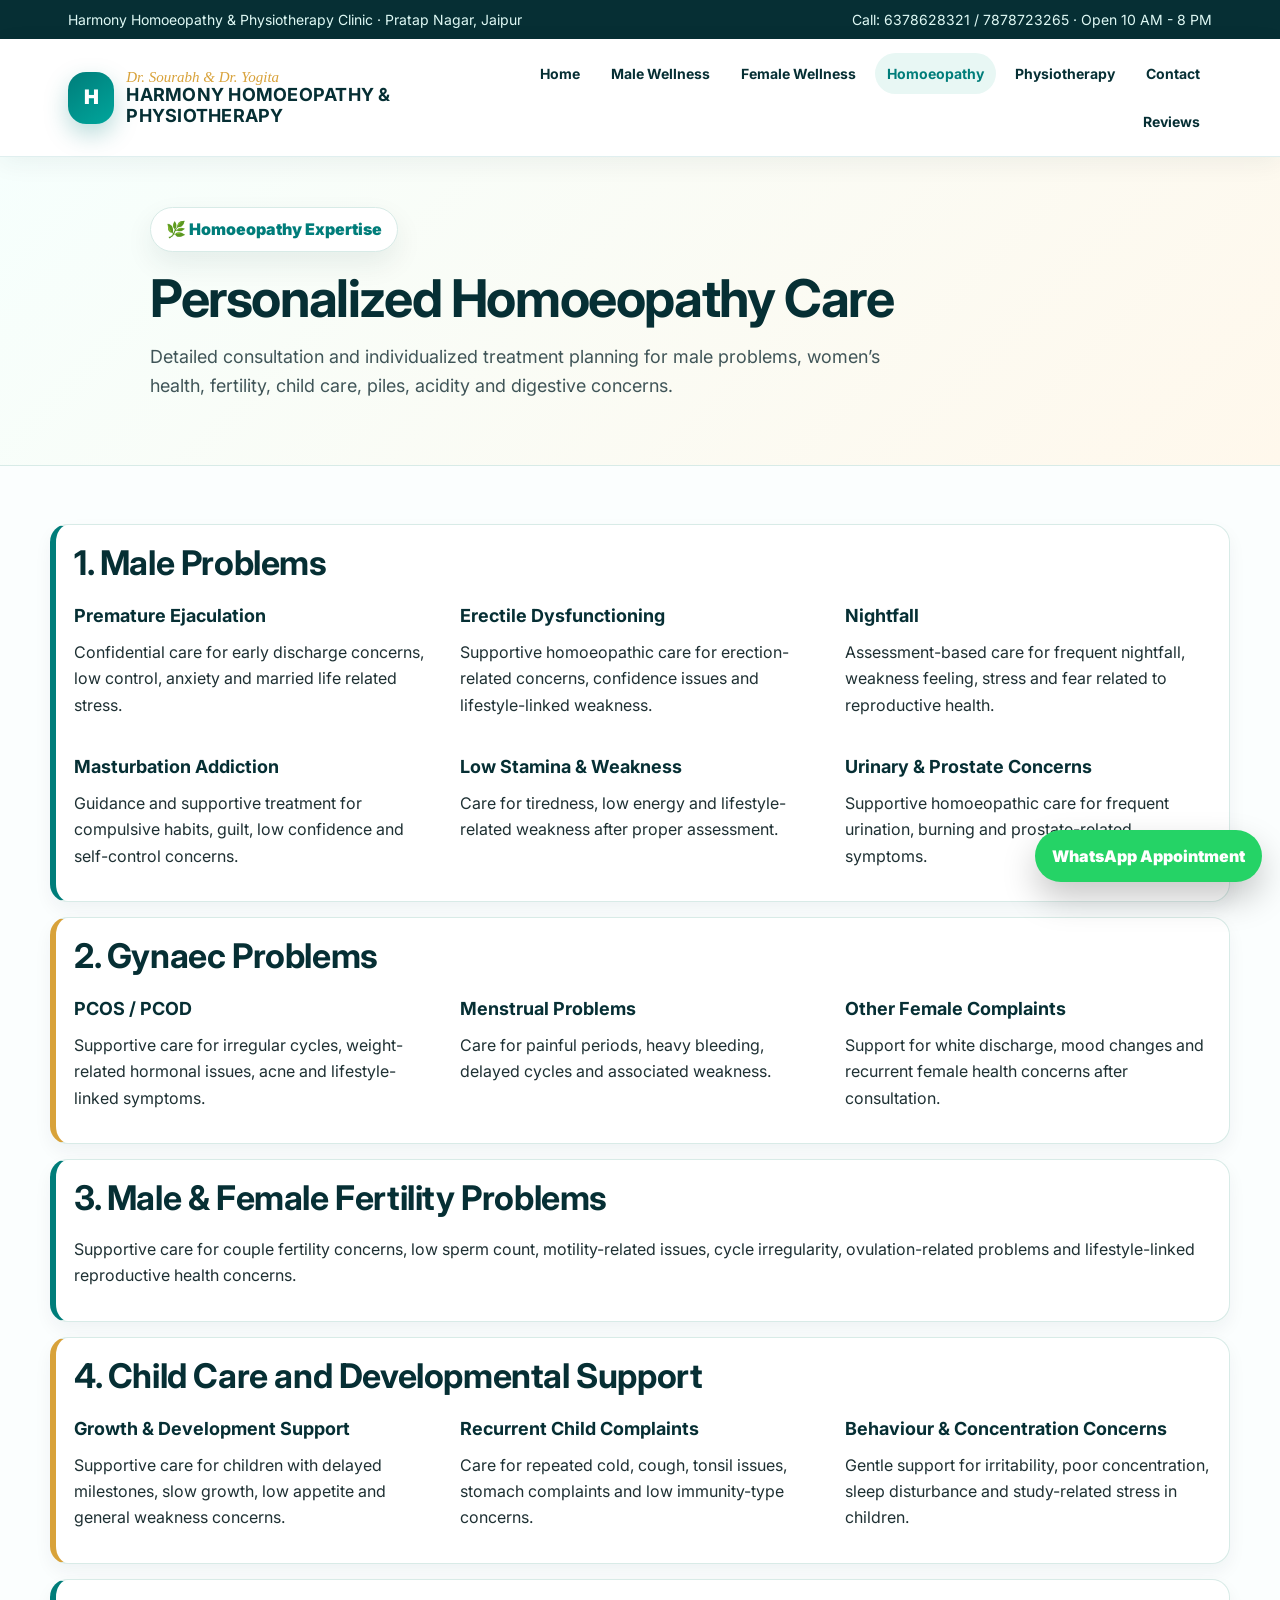
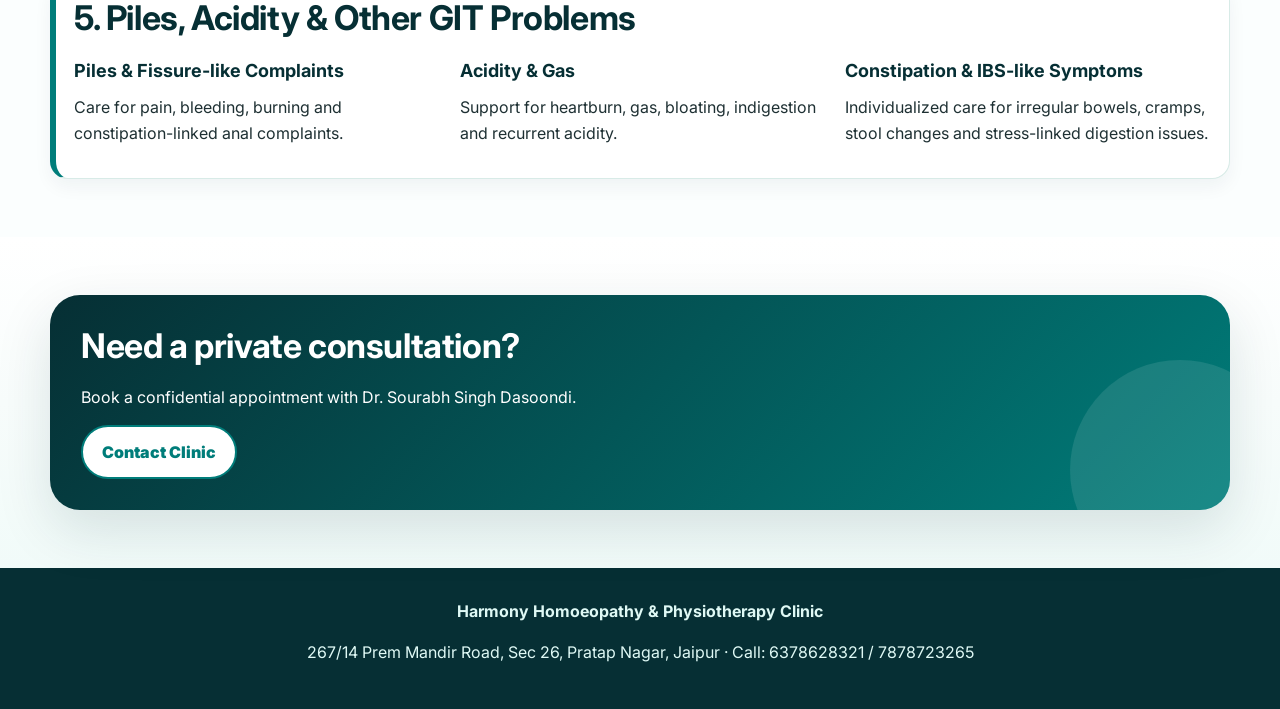
<file: homoeopathy.html>
<!DOCTYPE html><html lang="en"><head><meta charset="UTF-8"><meta name="viewport" content="width=device-width, initial-scale=1.0"><title>Homoeopathy Expertise | Harmony Jaipur</title><meta name="description" content="Homoeopathy expertise at Harmony Clinic Jaipur."><link rel="preconnect" href="https://fonts.googleapis.com"><link rel="preconnect" href="https://fonts.gstatic.com" crossorigin><link href="https://fonts.googleapis.com/css2?family=Inter:wght@400;600;700;800;900&display=swap" rel="stylesheet"><link rel="stylesheet" href="style.css"><style>:root{
  --deep:#062f34;
  --teal:#007d7a;
  --teal2:#00a69c;
  --mint:#e8f7f4;
  --cream:#fff8ec;
  --gold:#d8a23a;
  --orange:#f2a24a;
  --ink:#1e3033;
  --muted:#65777a;
  --line:#d8ebe7;
  --white:#fff;
  --shadow:0 20px 55px rgba(6,47,52,.13);
  --soft-shadow:0 12px 28px rgba(6,47,52,.08);
  --radius:26px;
}
*{box-sizing:border-box}
html{scroll-behavior:smooth}
body{margin:0;font-family:Inter,Segoe UI,Arial,sans-serif;background:#fbfefe;color:var(--ink);line-height:1.65}
a{text-decoration:none;color:inherit}p{margin:0 0 14px}.muted{color:var(--muted)}
.top-strip{background:var(--deep);color:#dff9f5;font-size:14px}.top-strip .wrap{max-width:1180px;margin:auto;padding:8px 18px;display:flex;justify-content:space-between;gap:16px;flex-wrap:wrap}
.header{position:sticky;top:0;z-index:99;background:rgba(255,255,255,.94);backdrop-filter:blur(14px);border-bottom:1px solid rgba(0,125,122,.12);box-shadow:0 6px 24px rgba(6,47,52,.06)}
.nav-wrap{max-width:1180px;margin:auto;display:flex;align-items:center;justify-content:space-between;gap:18px;padding:14px 18px}.brand{display:flex;align-items:center;gap:12px}.logo{width:52px;height:52px;border-radius:18px;background:linear-gradient(145deg,var(--teal),var(--teal2));display:grid;place-items:center;color:white;font-weight:900;font-size:20px;box-shadow:0 10px 24px rgba(0,125,122,.28)}.brand-text small{display:block;font-family:Georgia,serif;font-size:15px;font-style:italic;color:var(--gold);line-height:1.1}.brand-text strong{display:block;color:var(--deep);font-size:18px;letter-spacing:.25px;line-height:1.15;text-transform:uppercase}
nav{display:flex;gap:7px;flex-wrap:wrap;justify-content:flex-end}nav a{padding:9px 12px;border-radius:999px;color:var(--deep);font-weight:700;font-size:14px}nav a:hover,nav a.active{background:var(--mint);color:var(--teal)}
.hero{position:relative;overflow:hidden;background:radial-gradient(circle at 10% 10%,rgba(0,166,156,.22),transparent 33%),radial-gradient(circle at 90% 15%,rgba(216,162,58,.20),transparent 28%),linear-gradient(135deg,#f6fffd 0%,#fff8ec 100%);padding:68px 18px 62px;border-bottom:1px solid var(--line)}
.hero:after{content:"";position:absolute;right:-140px;bottom:-160px;width:420px;height:420px;border-radius:50%;background:rgba(0,125,122,.08)}
.hero-inner{position:relative;z-index:1;max-width:1180px;margin:auto;display:grid;grid-template-columns:1.17fr .83fr;gap:32px;align-items:center}.eyebrow{display:inline-flex;gap:8px;align-items:center;background:white;border:1px solid var(--line);color:var(--teal);padding:8px 15px;border-radius:999px;font-weight:900;box-shadow:var(--soft-shadow)}h1{font-size:52px;line-height:1.04;margin:20px 0 16px;color:var(--deep);letter-spacing:-1.4px}h2{font-size:34px;line-height:1.18;margin:0 0 18px;color:var(--deep);letter-spacing:-.4px}h3{font-size:23px;line-height:1.25;margin:0 0 10px;color:var(--teal)}h4{font-size:18px;margin:0 0 8px;color:var(--deep)}.lead{font-size:18px;color:#405558;max-width:760px}.cta-row{display:flex;flex-wrap:wrap;gap:13px;margin-top:26px}.btn{display:inline-flex;align-items:center;justify-content:center;gap:8px;border-radius:999px;padding:12px 19px;font-weight:900;border:2px solid transparent;transition:.2s}.btn-primary{background:linear-gradient(135deg,var(--teal),var(--teal2));color:white;box-shadow:0 12px 24px rgba(0,125,122,.24)}.btn-primary:hover{transform:translateY(-2px)}.btn-outline{background:white;border-color:var(--teal);color:var(--teal)}.btn-outline:hover{background:var(--teal);color:white}.hero-panel{background:rgba(255,255,255,.85);border:1px solid var(--line);border-radius:32px;padding:26px;box-shadow:var(--shadow)}.panel-top{background:linear-gradient(135deg,var(--deep),var(--teal));color:white;border-radius:24px;padding:22px}.panel-top h3{color:white}.stats{display:grid;grid-template-columns:1fr 1fr;gap:13px;margin-top:14px}.stat{background:white;border:1px solid var(--line);border-radius:20px;padding:18px;text-align:center}.stat strong{display:block;color:var(--deep);font-size:30px;line-height:1}.stat span{display:block;color:var(--muted);font-size:13px;font-weight:800;margin-top:5px}.section{padding:58px 18px}.section.alt{background:linear-gradient(180deg,#fff,#f1fbf9)}.container{max-width:1180px;margin:auto}.section-head{max-width:820px;margin:0 0 26px}.grid-2{display:grid;grid-template-columns:1fr 1fr;gap:24px}.grid-3{display:grid;grid-template-columns:repeat(3,1fr);gap:20px}.grid-4{display:grid;grid-template-columns:repeat(4,1fr);gap:16px}.card{background:white;border:1px solid var(--line);border-radius:var(--radius);box-shadow:var(--soft-shadow);padding:24px}.card.accent{border-top:6px solid var(--teal)}.card.gold{border-top:6px solid var(--gold)}.icon-card{position:relative;overflow:hidden}.icon-card:before{content:"";position:absolute;right:-42px;top:-42px;width:130px;height:130px;border-radius:50%;background:rgba(0,166,156,.10)}.icon{width:50px;height:50px;border-radius:18px;background:var(--mint);display:grid;place-items:center;font-size:24px;margin-bottom:14px}.pill-list{display:flex;flex-wrap:wrap;gap:10px;margin-top:12px}.pill{background:var(--mint);color:var(--deep);padding:8px 12px;border-radius:999px;font-weight:800;font-size:14px}.doctor-card{display:grid;grid-template-columns:94px 1fr;gap:18px;align-items:start}.avatar{width:94px;height:94px;border-radius:28px;background:linear-gradient(145deg,var(--deep),var(--teal));display:grid;place-items:center;color:white;font-size:34px;font-weight:900;box-shadow:0 12px 24px rgba(0,125,122,.22)}ul.clean{padding-left:20px;margin:10px 0 0}ul.clean li{margin:8px 0}.banner{background:linear-gradient(135deg,var(--deep),var(--teal));color:white;border-radius:30px;padding:31px;box-shadow:var(--shadow);position:relative;overflow:hidden}.banner:after{content:"";position:absolute;right:-60px;bottom:-70px;width:220px;height:220px;border-radius:50%;background:rgba(255,255,255,.10)}.banner h2,.banner h3{color:white}.page-title{background:linear-gradient(135deg,#f6fffd,#fff8ec);padding:50px 18px;border-bottom:1px solid var(--line)}.page-title .container{max-width:980px}.service-list{display:grid;gap:15px}.condition{background:white;border:1px solid var(--line);border-left:6px solid var(--teal);border-radius:18px;padding:18px;box-shadow:0 8px 18px rgba(6,47,52,.05)}.condition.goldline{border-left-color:var(--gold)}.review{background:white;border:1px solid var(--line);border-radius:24px;padding:22px;box-shadow:var(--soft-shadow)}.stars{color:#f2b300;letter-spacing:2px;font-size:18px}.review-name{font-weight:900;color:var(--deep)}.contact-grid{display:grid;grid-template-columns:1fr 1fr;gap:24px}.info-row{display:flex;gap:12px;align-items:flex-start;margin:14px 0}.info-icon{width:42px;height:42px;border-radius:15px;background:var(--mint);display:grid;place-items:center;flex:0 0 auto}.map-card{min-height:260px;border-radius:var(--radius);background:linear-gradient(135deg,var(--mint),var(--cream));border:1px dashed var(--teal);display:grid;place-items:center;text-align:center;padding:24px}.footer{background:var(--deep);color:#dff9f5;padding:30px 18px;text-align:center}.whatsapp-float{position:fixed;right:18px;bottom:18px;background:#25D366;color:white;border-radius:999px;padding:13px 17px;font-weight:900;box-shadow:0 16px 34px rgba(0,0,0,.22);z-index:100}.notice{font-size:13px;color:var(--muted);margin-top:7px}
@media(max-width:950px){.hero-inner,.grid-2,.grid-3,.grid-4,.contact-grid{grid-template-columns:1fr}.nav-wrap{align-items:flex-start;flex-direction:column}nav{justify-content:flex-start}h1{font-size:38px}.section{padding:44px 16px}.hero{padding:46px 16px}.stats{grid-template-columns:1fr 1fr}}
@media(max-width:560px){.top-strip .wrap{font-size:12px}.brand-text strong{font-size:15px}.brand-text small{font-size:13px}.logo{width:44px;height:44px;border-radius:15px}nav a{font-size:12px;padding:7px 9px}h1{font-size:32px}h2{font-size:27px}.doctor-card{grid-template-columns:1fr}.avatar{width:78px;height:78px;border-radius:22px}.stats{grid-template-columns:1fr}.whatsapp-float{left:18px;right:18px;text-align:center}}
</style></head><body><div class="top-strip"><div class="wrap"><span>Harmony Homoeopathy & Physiotherapy Clinic · Pratap Nagar, Jaipur</span><span>Call: 6378628321 / 7878723265 · Open 10 AM - 8 PM</span></div></div><header class="header"><div class="nav-wrap"><a class="brand" href="index.html"><span class="logo">H</span><span class="brand-text"><small>Dr. Sourabh & Dr. Yogita</small><strong>Harmony Homoeopathy & Physiotherapy</strong></span></a><nav><a href="index.html">Home</a><a href="male-wellness.html">Male Wellness</a><a href="female-wellness.html">Female Wellness</a><a class="active" href="homoeopathy.html">Homoeopathy</a><a href="physiotherapy.html">Physiotherapy</a><a href="contact.html">Contact</a><a href="reviews.html">Reviews</a></nav></div></header>
<main><section class="page-title"><div class="container"><span class="eyebrow">🌿 Homoeopathy Expertise</span><h1>Personalized Homoeopathy Care</h1><p class="lead">Detailed consultation and individualized treatment planning for male problems, women’s health, fertility, child care, piles, acidity and digestive concerns.</p></div></section><section class="section"><div class="container service-list">
<div class="condition"><h2>1. Male Problems</h2><div class="grid-3"><div><h4>Premature Ejaculation</h4><p>Confidential care for early discharge concerns, low control, anxiety and married life related stress.</p></div><div><h4>Erectile Dysfunctioning</h4><p>Supportive homoeopathic care for erection-related concerns, confidence issues and lifestyle-linked weakness.</p></div><div><h4>Nightfall</h4><p>Assessment-based care for frequent nightfall, weakness feeling, stress and fear related to reproductive health.</p></div><div><h4>Masturbation Addiction</h4><p>Guidance and supportive treatment for compulsive habits, guilt, low confidence and self-control concerns.</p></div><div><h4>Low Stamina & Weakness</h4><p>Care for tiredness, low energy and lifestyle-related weakness after proper assessment.</p></div><div><h4>Urinary & Prostate Concerns</h4><p>Supportive homoeopathic care for frequent urination, burning and prostate-related symptoms.</p></div></div></div>
<div class="condition goldline"><h2>2. Gynaec Problems</h2><div class="grid-3"><div><h4>PCOS / PCOD</h4><p>Supportive care for irregular cycles, weight-related hormonal issues, acne and lifestyle-linked symptoms.</p></div><div><h4>Menstrual Problems</h4><p>Care for painful periods, heavy bleeding, delayed cycles and associated weakness.</p></div><div><h4>Other Female Complaints</h4><p>Support for white discharge, mood changes and recurrent female health concerns after consultation.</p></div></div></div>
<div class="condition"><h2>3. Male & Female Fertility Problems</h2><p>Supportive care for couple fertility concerns, low sperm count, motility-related issues, cycle irregularity, ovulation-related problems and lifestyle-linked reproductive health concerns.</p></div>
<div class="condition goldline"><h2>4. Child Care and Developmental Support</h2><div class="grid-3"><div><h4>Growth & Development Support</h4><p>Supportive care for children with delayed milestones, slow growth, low appetite and general weakness concerns.</p></div><div><h4>Recurrent Child Complaints</h4><p>Care for repeated cold, cough, tonsil issues, stomach complaints and low immunity-type concerns.</p></div><div><h4>Behaviour & Concentration Concerns</h4><p>Gentle support for irritability, poor concentration, sleep disturbance and study-related stress in children.</p></div></div></div>
<div class="condition"><h2>5. Piles, Acidity & Other GIT Problems</h2><div class="grid-3"><div><h4>Piles & Fissure-like Complaints</h4><p>Care for pain, bleeding, burning and constipation-linked anal complaints.</p></div><div><h4>Acidity & Gas</h4><p>Support for heartburn, gas, bloating, indigestion and recurrent acidity.</p></div><div><h4>Constipation & IBS-like Symptoms</h4><p>Individualized care for irregular bowels, cramps, stool changes and stress-linked digestion issues.</p></div></div></div>
</div></section><section class="section alt"><div class="container banner"><h2>Need a private consultation?</h2><p>Book a confidential appointment with Dr. Sourabh Singh Dasoondi.</p><a class="btn btn-outline" href="contact.html">Contact Clinic</a></div></section></main><a class="whatsapp-float" href="https://wa.me/917878723265?text=Hello%20Harmony%20Clinic%2C%20I%20want%20to%20book%20an%20appointment.">WhatsApp Appointment</a><footer class="footer"><p><strong>Harmony Homoeopathy & Physiotherapy Clinic</strong></p><p>267/14 Prem Mandir Road, Sec 26, Pratap Nagar, Jaipur · Call: 6378628321 / 7878723265</p></footer></body></html>
</file>
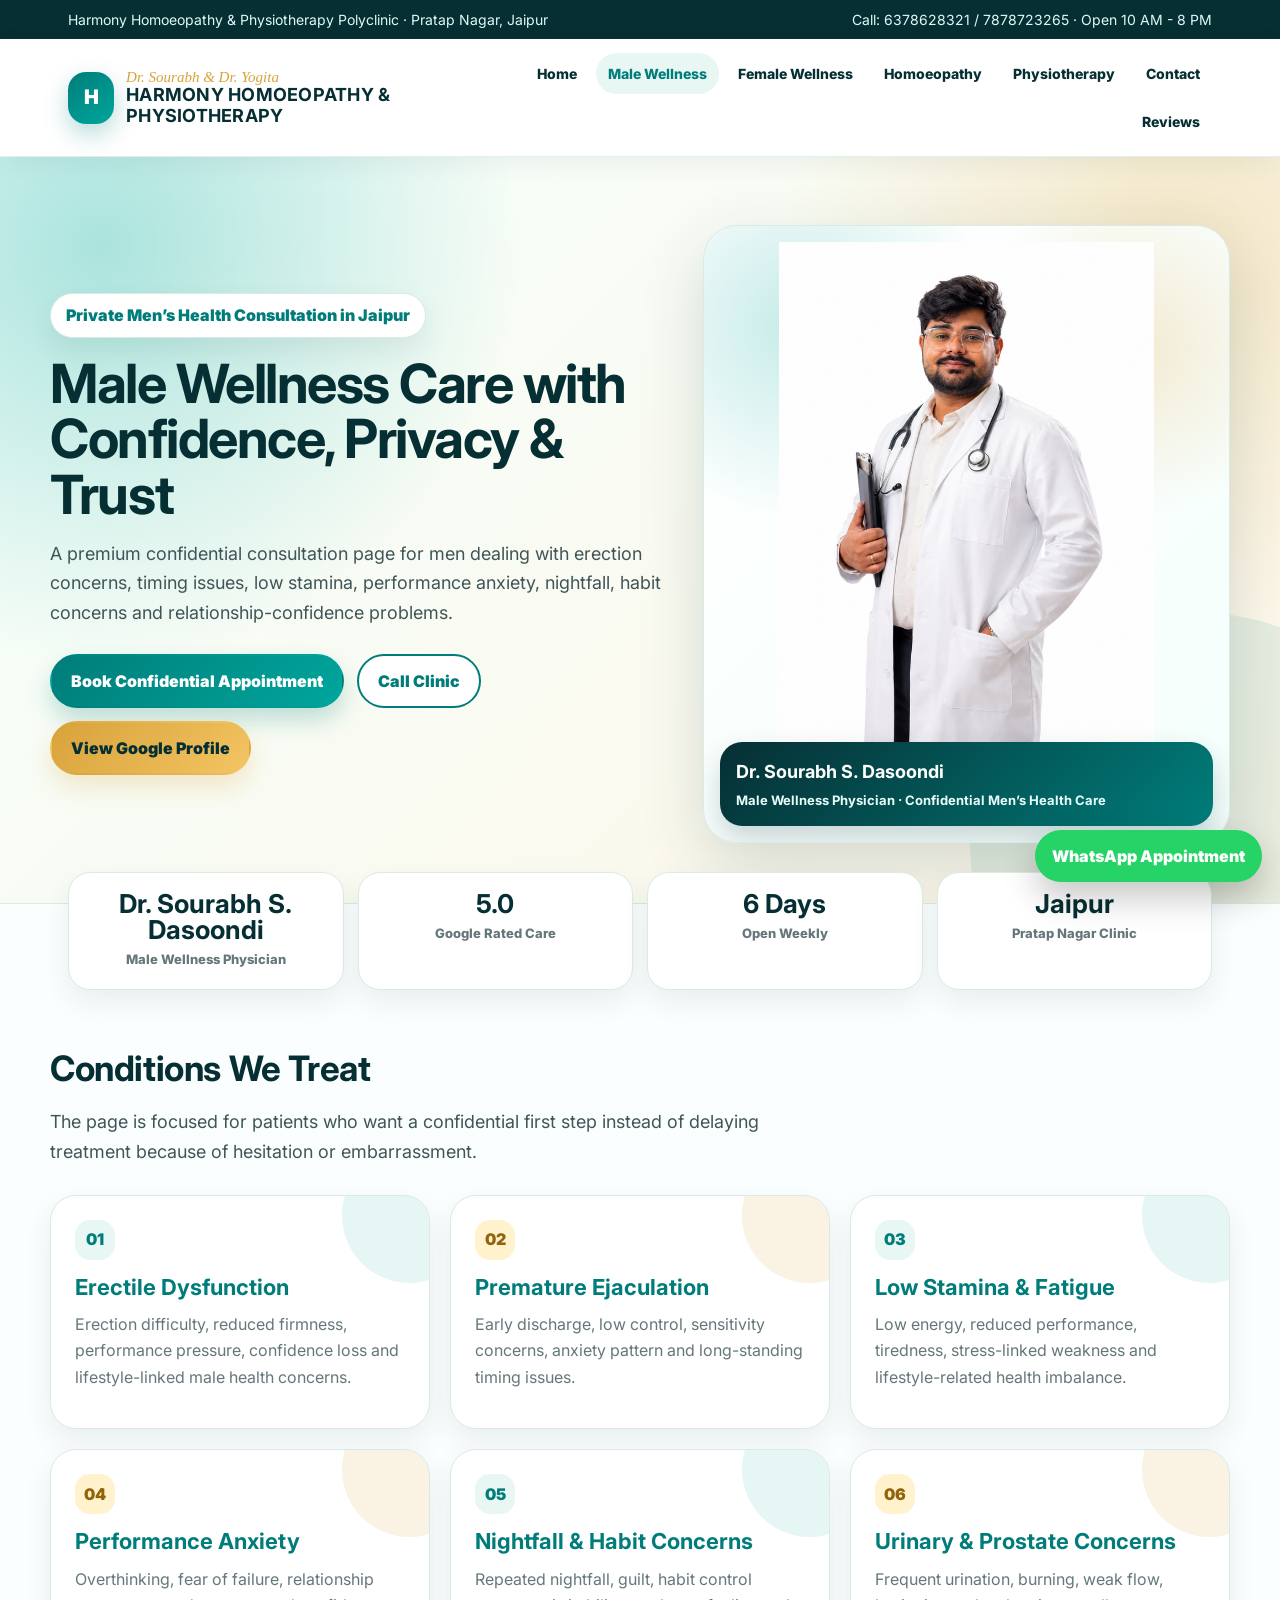
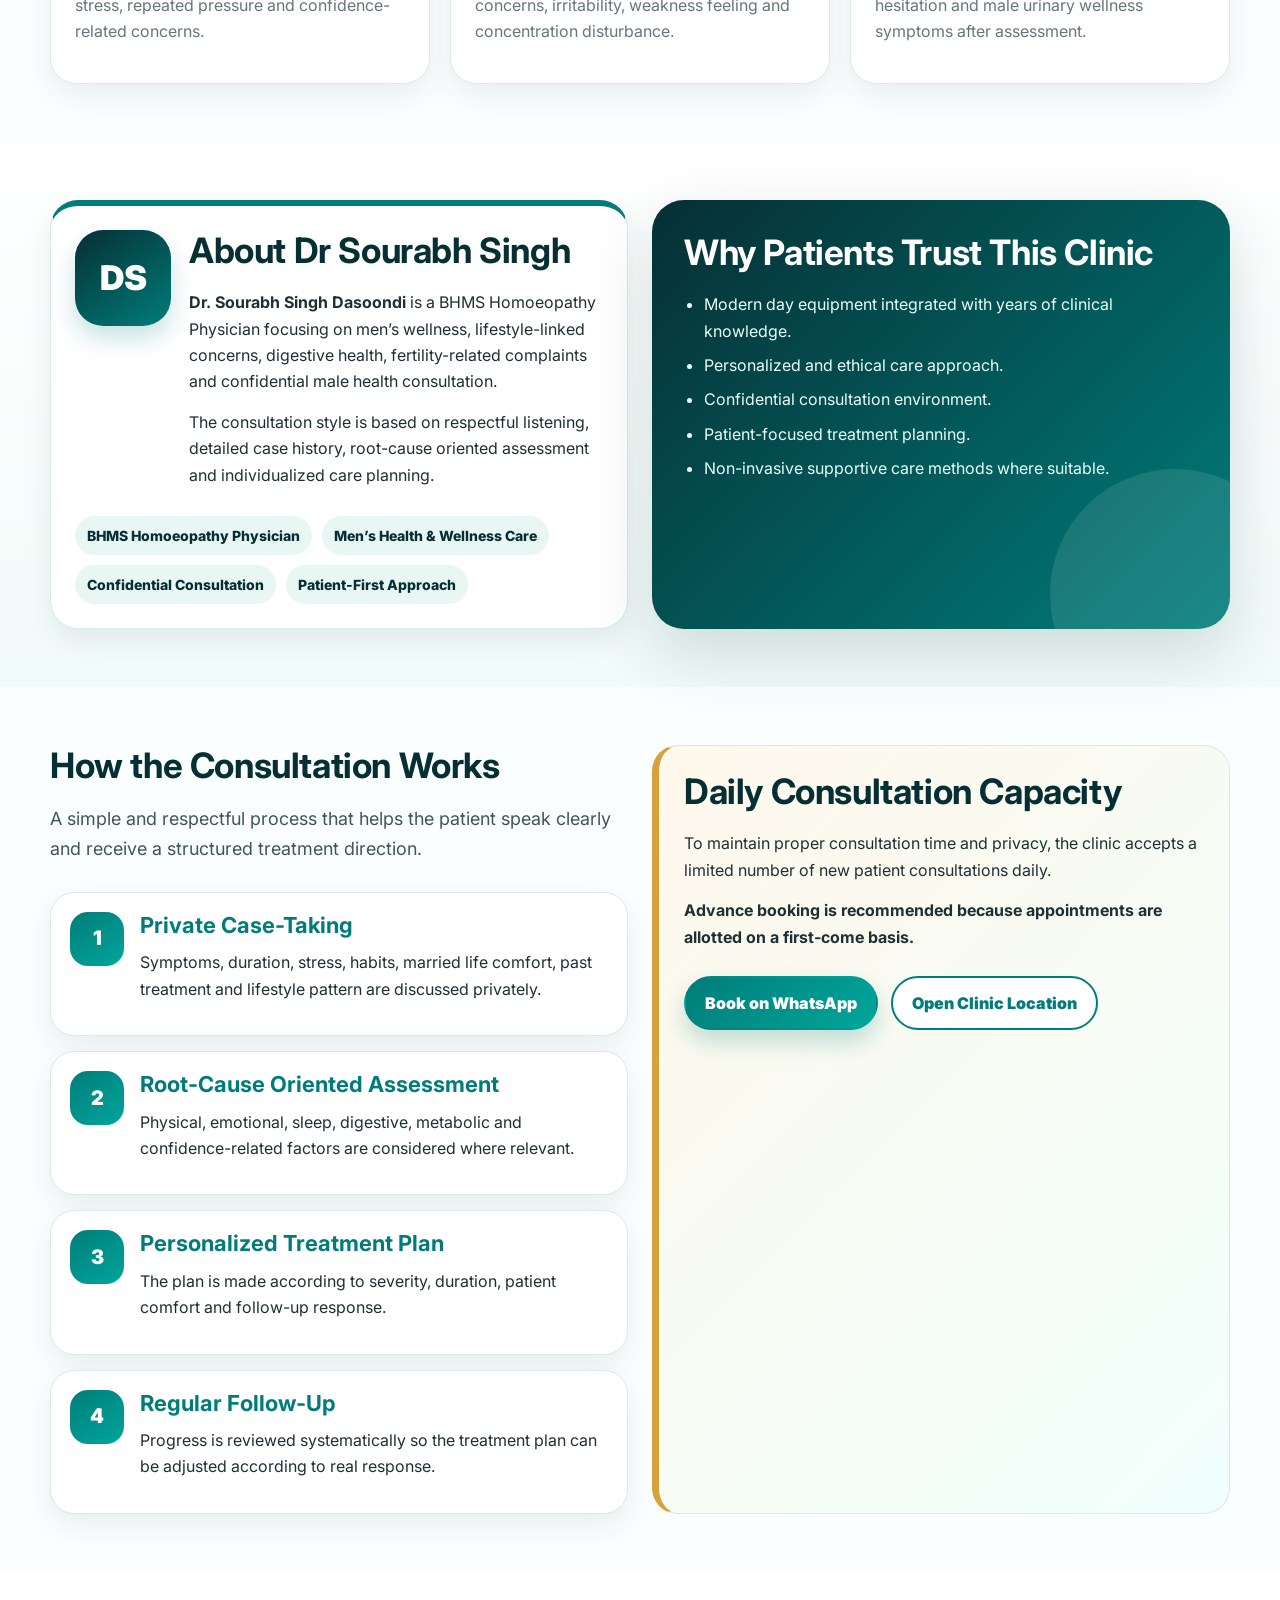
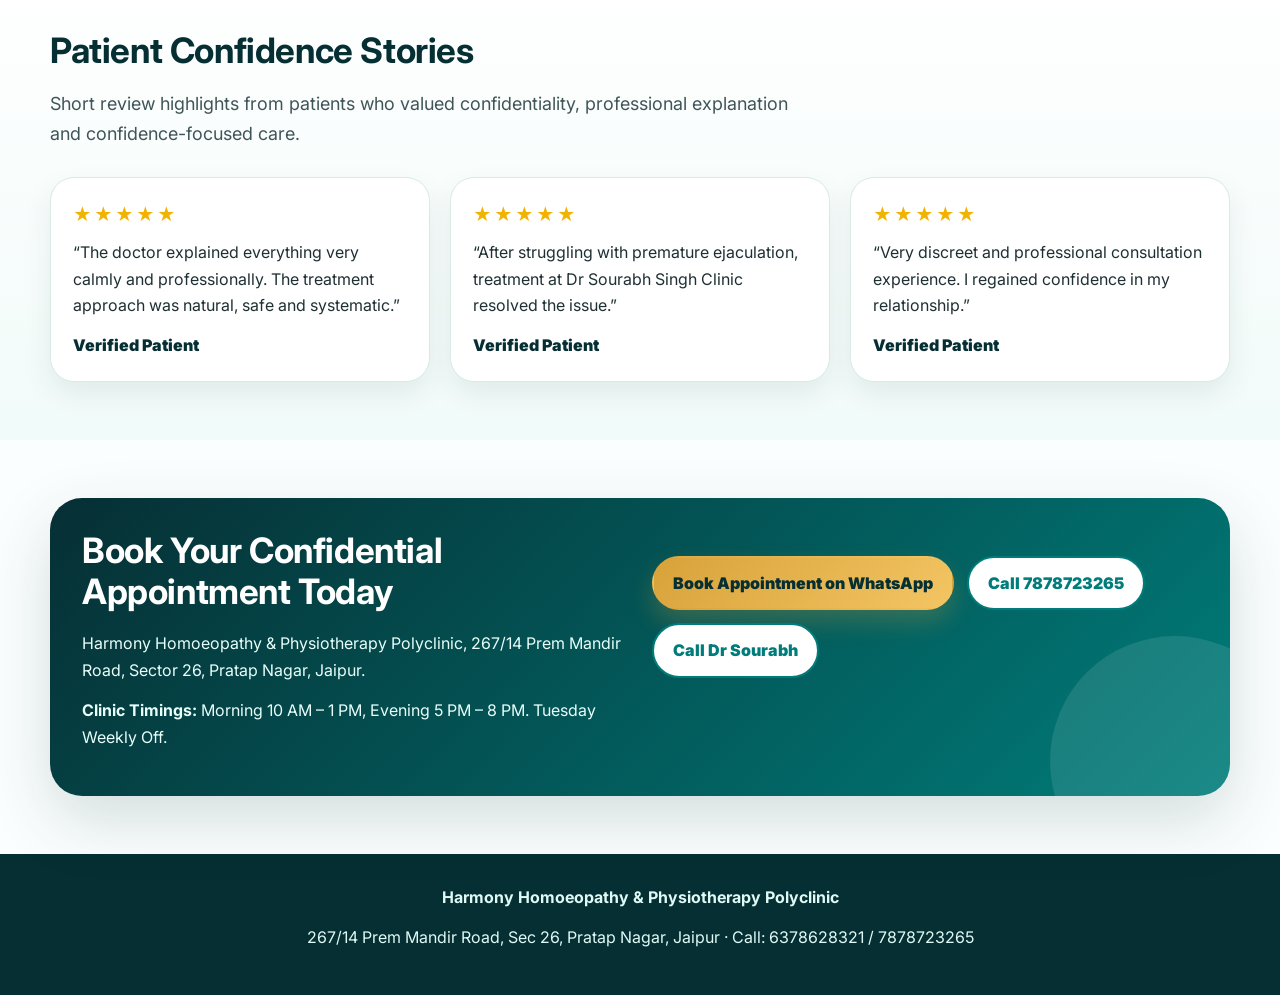
<file: male-wellness.html>
<!DOCTYPE html>
<html lang="en">
<head>
<meta charset="UTF-8">
<meta name="viewport" content="width=device-width, initial-scale=1.0">
<title>Dr Sourabh Singh Men’s Wellness Clinic | Confidential Male Health Care Jaipur</title>
<meta name="description" content="Dr Sourabh Singh Men’s Wellness Clinic in Jaipur for confidential consultation for ED, PE, low stamina, performance anxiety, nightfall and male wellness concerns.">
<link rel="preconnect" href="https://fonts.googleapis.com">
<link rel="preconnect" href="https://fonts.gstatic.com" crossorigin>
<link href="https://fonts.googleapis.com/css2?family=Inter:wght@400;600;700;800;900&display=swap" rel="stylesheet">
<link rel="stylesheet" href="style.css">
<style>
:root{
  --deep:#062f34;
  --deep2:#031d20;
  --teal:#007d7a;
  --teal2:#00a69c;
  --mint:#e8f7f4;
  --cream:#fff8ec;
  --gold:#d8a23a;
  --gold2:#f3c563;
  --ink:#1e3033;
  --muted:#65777a;
  --line:#d8ebe7;
  --white:#fff;
  --shadow:0 24px 65px rgba(6,47,52,.16);
  --soft-shadow:0 12px 28px rgba(6,47,52,.08);
  --radius:28px;
}
*{box-sizing:border-box}
html{scroll-behavior:smooth}
body{margin:0;font-family:Inter,Segoe UI,Arial,sans-serif;background:#fbfefe;color:var(--ink);line-height:1.65}
a{text-decoration:none;color:inherit}
p{margin:0 0 14px}
.top-strip{background:var(--deep);color:#dff9f5;font-size:14px}
.top-strip .wrap{max-width:1180px;margin:auto;padding:8px 18px;display:flex;justify-content:space-between;gap:16px;flex-wrap:wrap}
.header{position:sticky;top:0;z-index:99;background:rgba(255,255,255,.94);backdrop-filter:blur(14px);border-bottom:1px solid rgba(0,125,122,.12);box-shadow:0 6px 24px rgba(6,47,52,.06)}
.nav-wrap{max-width:1180px;margin:auto;display:flex;align-items:center;justify-content:space-between;gap:18px;padding:14px 18px}
.brand{display:flex;align-items:center;gap:12px}
.logo{width:52px;height:52px;border-radius:18px;background:linear-gradient(145deg,var(--teal),var(--teal2));display:grid;place-items:center;color:white;font-weight:900;font-size:20px;box-shadow:0 10px 24px rgba(0,125,122,.28)}
.brand-text small{display:block;font-family:Georgia,serif;font-size:15px;font-style:italic;color:var(--gold);line-height:1.1}
.brand-text strong{display:block;color:var(--deep);font-size:18px;letter-spacing:.25px;line-height:1.15;text-transform:uppercase}
nav{display:flex;gap:7px;flex-wrap:wrap;justify-content:flex-end}
nav a{padding:9px 12px;border-radius:999px;color:var(--deep);font-weight:800;font-size:14px}
nav a:hover,nav a.active{background:var(--mint);color:var(--teal)}
.hero{position:relative;overflow:hidden;background:
  radial-gradient(circle at 8% 12%,rgba(0,166,156,.30),transparent 31%),
  radial-gradient(circle at 92% 12%,rgba(216,162,58,.22),transparent 29%),
  linear-gradient(135deg,#f4fffc 0%,#fff7e8 100%);
  padding:68px 18px 60px;border-bottom:1px solid var(--line)}
.hero:after{content:"";position:absolute;right:-150px;bottom:-170px;width:460px;height:460px;border-radius:50%;background:rgba(0,125,122,.09)}
.hero-inner{position:relative;z-index:1;max-width:1180px;margin:auto;display:grid;grid-template-columns:1.08fr .92fr;gap:34px;align-items:center}
.eyebrow{display:inline-flex;gap:8px;align-items:center;background:white;border:1px solid var(--line);color:var(--teal);padding:8px 15px;border-radius:999px;font-weight:900;box-shadow:var(--soft-shadow)}
h1{font-size:54px;line-height:1.03;margin:18px 0 16px;color:var(--deep);letter-spacing:-1.5px}
h2{font-size:35px;line-height:1.18;margin:0 0 18px;color:var(--deep);letter-spacing:-.4px}
h3{font-size:22px;line-height:1.25;margin:0 0 10px;color:var(--teal)}
h4{font-size:17px;margin:0 0 7px;color:var(--deep)}
.lead{font-size:18px;color:#405558;max-width:760px}
.cta-row{display:flex;flex-wrap:wrap;gap:13px;margin-top:26px}
.btn{display:inline-flex;align-items:center;justify-content:center;gap:8px;border-radius:999px;padding:12px 19px;font-weight:900;border:2px solid transparent;transition:.2s}
.btn-primary{background:linear-gradient(135deg,var(--teal),var(--teal2));color:white;box-shadow:0 12px 24px rgba(0,125,122,.24)}
.btn-primary:hover{transform:translateY(-2px)}
.btn-outline{background:white;border-color:var(--teal);color:var(--teal)}
.btn-outline:hover{background:var(--teal);color:white}
.btn-gold{background:linear-gradient(135deg,var(--gold),var(--gold2));color:var(--deep);box-shadow:0 12px 24px rgba(216,162,58,.24)}
.hero-panel{background:rgba(255,255,255,.88);border:1px solid var(--line);border-radius:34px;padding:14px;box-shadow:var(--shadow);position:relative;overflow:hidden}
.confidential-card{background:linear-gradient(135deg,var(--deep2),var(--deep) 55%,var(--teal));border-radius:28px;color:white;padding:28px;position:relative;overflow:hidden;min-height:310px}
.confidential-card:before{content:"";position:absolute;right:-65px;top:-65px;width:190px;height:190px;border-radius:50%;background:rgba(255,255,255,.09)}
.confidential-card:after{content:"";position:absolute;left:-70px;bottom:-85px;width:240px;height:240px;border-radius:50%;background:rgba(216,162,58,.14)}
.seal{width:82px;height:82px;border-radius:26px;background:rgba(255,255,255,.12);border:1px solid rgba(255,255,255,.24);display:grid;place-items:center;margin-bottom:18px;position:relative}
.seal:before{content:"";width:38px;height:48px;border:4px solid white;border-radius:18px 18px 14px 14px;display:block}
.seal:after{content:"";position:absolute;top:21px;width:26px;height:18px;border:4px solid white;border-bottom:none;border-radius:18px 18px 0 0}
.confidential-card h2{color:white;margin-bottom:12px}
.confidential-card p{color:#e9fffb;position:relative;z-index:1}
.mini-points{display:grid;grid-template-columns:1fr 1fr;gap:12px;margin-top:22px;position:relative;z-index:1}
.mini{background:rgba(255,255,255,.12);border:1px solid rgba(255,255,255,.18);border-radius:18px;padding:14px}
.mini strong{display:block;font-size:24px;line-height:1;color:white}
.mini span{display:block;font-size:12px;font-weight:800;color:#dff9f5;margin-top:5px}
.trust-band{position:relative;z-index:2;max-width:1180px;margin:-32px auto 0;padding:0 18px}
.trust-grid{display:grid;grid-template-columns:repeat(4,1fr);gap:14px}
.trust-item{background:white;border:1px solid var(--line);box-shadow:var(--soft-shadow);border-radius:22px;padding:18px;text-align:center}
.trust-item strong{display:block;color:var(--deep);font-size:26px;line-height:1}
.trust-item span{display:block;color:var(--muted);font-weight:800;font-size:13px;margin-top:6px}
.section{padding:58px 18px}
.section.alt{background:linear-gradient(180deg,#fff,#f1fbf9)}
.container{max-width:1180px;margin:auto}
.section-head{max-width:840px;margin:0 0 28px}
.grid-2{display:grid;grid-template-columns:1fr 1fr;gap:24px}
.grid-3{display:grid;grid-template-columns:repeat(3,1fr);gap:20px}
.grid-4{display:grid;grid-template-columns:repeat(4,1fr);gap:16px}
.card{background:white;border:1px solid var(--line);border-radius:var(--radius);box-shadow:var(--soft-shadow);padding:24px}
.card.accent{border-top:6px solid var(--teal)}
.card.gold{border-top:6px solid var(--gold)}
.condition-card{background:white;border:1px solid var(--line);border-radius:26px;padding:24px;box-shadow:var(--soft-shadow);position:relative;overflow:hidden;min-height:190px}
.condition-card:before{content:"";position:absolute;right:-48px;top:-48px;width:135px;height:135px;border-radius:50%;background:rgba(0,166,156,.10)}
.condition-card.goldline:before{background:rgba(216,162,58,.14)}
.condition-card h3{position:relative;z-index:1}
.condition-card p{position:relative;z-index:1;color:var(--muted)}
.number{width:40px;height:40px;border-radius:15px;background:var(--mint);color:var(--teal);font-weight:900;display:grid;place-items:center;margin-bottom:14px}
.goldline .number{background:#fff2cd;color:#91640b}
.banner{background:linear-gradient(135deg,var(--deep),var(--teal));color:white;border-radius:32px;padding:32px;box-shadow:var(--shadow);position:relative;overflow:hidden}
.banner:after{content:"";position:absolute;right:-70px;bottom:-90px;width:250px;height:250px;border-radius:50%;background:rgba(255,255,255,.10)}
.banner h2,.banner h3{color:white}
.banner p,.banner li{color:#e8fffb}
.pill-list{display:flex;flex-wrap:wrap;gap:10px;margin-top:14px}
.pill{background:var(--mint);color:var(--deep);padding:8px 12px;border-radius:999px;font-weight:800;font-size:14px}
.timeline{display:grid;gap:15px}
.step{display:grid;grid-template-columns:54px 1fr;gap:16px;align-items:start;background:white;border:1px solid var(--line);border-radius:24px;padding:19px;box-shadow:var(--soft-shadow)}
.step-no{width:54px;height:54px;border-radius:18px;background:linear-gradient(145deg,var(--teal),var(--teal2));color:white;display:grid;place-items:center;font-weight:900;font-size:20px}
.doctor-box{display:grid;grid-template-columns:96px 1fr;gap:18px;align-items:start}
.avatar{width:96px;height:96px;border-radius:28px;background:linear-gradient(145deg,var(--deep),var(--teal));display:grid;place-items:center;color:white;font-size:34px;font-weight:900;box-shadow:0 12px 24px rgba(0,125,122,.22)}
.review{background:white;border:1px solid var(--line);border-radius:24px;padding:22px;box-shadow:var(--soft-shadow)}
.stars{color:#f2b300;letter-spacing:2px;font-size:18px;margin-bottom:10px}
.review-name{font-weight:900;color:var(--deep);margin-top:12px}
.notice{background:linear-gradient(135deg,#fff8ec,#f0fffc);border:1px solid var(--line);border-left:7px solid var(--gold);border-radius:26px;padding:25px}
.feature-list{padding-left:20px;margin:10px 0 0}
.feature-list li{margin:8px 0}
.footer{background:var(--deep);color:#dff9f5;padding:30px 18px;text-align:center}
.whatsapp-float{position:fixed;right:18px;bottom:18px;background:#25D366;color:white;border-radius:999px;padding:13px 17px;font-weight:900;box-shadow:0 16px 34px rgba(0,0,0,.22);z-index:100}
@media(max-width:950px){
  .hero-inner,.grid-2,.grid-3,.grid-4{grid-template-columns:1fr}
  .trust-grid{grid-template-columns:1fr 1fr}
  .nav-wrap{align-items:flex-start;flex-direction:column}
  nav{justify-content:flex-start}
  h1{font-size:38px}
  .section{padding:44px 16px}
  .hero{padding:48px 16px 62px}
}
@media(max-width:560px){
  .top-strip .wrap{font-size:12px}
  .brand-text strong{font-size:15px}
  .brand-text small{font-size:13px}
  .logo{width:44px;height:44px;border-radius:15px}
  nav a{font-size:12px;padding:7px 9px}
  h1{font-size:32px}
  h2{font-size:27px}
  .mini-points,.trust-grid{grid-template-columns:1fr}
  .doctor-box{grid-template-columns:1fr}
  .whatsapp-float{left:18px;right:18px;text-align:center}
}

.male-doctor-showcase img{
  width:100%;
  max-height:500px;
  object-fit:contain;
  object-position:center bottom;
  display:block;
}

</style>
</head>
<body>
<div class="top-strip">
  <div class="wrap">
    <span>Harmony Homoeopathy & Physiotherapy Polyclinic · Pratap Nagar, Jaipur</span>
    <span>Call: 6378628321 / 7878723265 · Open 10 AM - 8 PM</span>
  </div>
</div>

<header class="header">
  <div class="nav-wrap">
    <a class="brand" href="index.html">
      <span class="logo">H</span>
      <span class="brand-text"><small>Dr. Sourabh & Dr. Yogita</small><strong>Harmony Homoeopathy & Physiotherapy</strong></span>
    </a>
    <nav><a href="index.html">Home</a><a class="active" href="male-wellness.html">Male Wellness</a><a href="female-wellness.html">Female Wellness</a><a href="homoeopathy.html">Homoeopathy</a><a href="physiotherapy.html">Physiotherapy</a><a href="contact.html">Contact</a><a href="reviews.html">Reviews</a></nav>
  </div>
</header>

<main>
<section class="hero">
  <div class="hero-inner">
    <div>
      <span class="eyebrow">Private Men’s Health Consultation in Jaipur</span>
      <h1>Male Wellness Care with Confidence, Privacy & Trust</h1>
      <p class="lead">A premium confidential consultation page for men dealing with erection concerns, timing issues, low stamina, performance anxiety, nightfall, habit concerns and relationship-confidence problems.</p>
      <div class="cta-row">
        <a class="btn btn-primary" href="https://wa.me/917878723265?text=Hello%20Harmony%20Clinic%2C%20I%20want%20to%20book%20an%20appointment.">Book Confidential Appointment</a>
        <a class="btn btn-outline" href="tel:+917878723265">Call Clinic</a>
        <a class="btn btn-gold" href="https://share.google/idbs3Wg8FSLYg8CUC">View Google Profile</a>
      </div>
    </div>
    
<aside class="male-doctor-showcase">
  <img src="sourabh-doctor.png?v=2" alt="Dr Sourabh S. Dasoondi - Male Wellness Physician">
  <div class="male-doctor-caption">
    <strong>Dr. Sourabh S. Dasoondi</strong>
    <span>Male Wellness Physician · Confidential Men’s Health Care</span>
  </div>
</aside>

  </div>
</section>

<div class="trust-band">
  <div class="trust-grid">
    <div class="trust-item"><strong>Dr. Sourabh S. Dasoondi</strong><span>Male Wellness Physician</span></div>
    <div class="trust-item"><strong>5.0</strong><span>Google Rated Care</span></div>
    <div class="trust-item"><strong>6 Days</strong><span>Open Weekly</span></div>
    <div class="trust-item"><strong>Jaipur</strong><span>Pratap Nagar Clinic</span></div>
  </div>
</div>

<section class="section">
  <div class="container">
    <div class="section-head">
      <h2>Conditions We Treat</h2>
      <p class="lead">The page is focused for patients who want a confidential first step instead of delaying treatment because of hesitation or embarrassment.</p>
    </div>
    <div class="grid-3">
      <div class="condition-card"><div class="number">01</div><h3>Erectile Dysfunction</h3><p>Erection difficulty, reduced firmness, performance pressure, confidence loss and lifestyle-linked male health concerns.</p></div>
      <div class="condition-card goldline"><div class="number">02</div><h3>Premature Ejaculation</h3><p>Early discharge, low control, sensitivity concerns, anxiety pattern and long-standing timing issues.</p></div>
      <div class="condition-card"><div class="number">03</div><h3>Low Stamina & Fatigue</h3><p>Low energy, reduced performance, tiredness, stress-linked weakness and lifestyle-related health imbalance.</p></div>
      <div class="condition-card goldline"><div class="number">04</div><h3>Performance Anxiety</h3><p>Overthinking, fear of failure, relationship stress, repeated pressure and confidence-related concerns.</p></div>
      <div class="condition-card"><div class="number">05</div><h3>Nightfall & Habit Concerns</h3><p>Repeated nightfall, guilt, habit control concerns, irritability, weakness feeling and concentration disturbance.</p></div>
      <div class="condition-card goldline"><div class="number">06</div><h3>Urinary & Prostate Concerns</h3><p>Frequent urination, burning, weak flow, hesitation and male urinary wellness symptoms after assessment.</p></div>
    </div>
  </div>
</section>

<section class="section alt">
  <div class="container grid-2">
    <div class="card accent">
      <div class="doctor-box">
        <div class="avatar">DS</div>
        <div>
          <h2>About Dr Sourabh Singh</h2>
          <p><strong>Dr. Sourabh Singh Dasoondi</strong> is a BHMS Homoeopathy Physician focusing on men’s wellness, lifestyle-linked concerns, digestive health, fertility-related complaints and confidential male health consultation.</p>
          <p>The consultation style is based on respectful listening, detailed case history, root-cause oriented assessment and individualized care planning.</p>
        </div>
      </div>
      <div class="pill-list">
        <span class="pill">BHMS Homoeopathy Physician</span>
        <span class="pill">Men’s Health & Wellness Care</span>
        <span class="pill">Confidential Consultation</span>
        <span class="pill">Patient-First Approach</span>
      </div>
    </div>
    <div class="banner">
      <h2>Why Patients Trust This Clinic</h2>
      <ul class="feature-list">
        <li>Modern day equipment integrated with years of clinical knowledge.</li>
        <li>Personalized and ethical care approach.</li>
        <li>Confidential consultation environment.</li>
        <li>Patient-focused treatment planning.</li>
        <li>Non-invasive supportive care methods where suitable.</li>
      </ul>
    </div>
  </div>
</section>

<section class="section">
  <div class="container grid-2">
    <div>
      <div class="section-head">
        <h2>How the Consultation Works</h2>
        <p class="lead">A simple and respectful process that helps the patient speak clearly and receive a structured treatment direction.</p>
      </div>
      <div class="timeline">
        <div class="step"><div class="step-no">1</div><div><h3>Private Case-Taking</h3><p>Symptoms, duration, stress, habits, married life comfort, past treatment and lifestyle pattern are discussed privately.</p></div></div>
        <div class="step"><div class="step-no">2</div><div><h3>Root-Cause Oriented Assessment</h3><p>Physical, emotional, sleep, digestive, metabolic and confidence-related factors are considered where relevant.</p></div></div>
        <div class="step"><div class="step-no">3</div><div><h3>Personalized Treatment Plan</h3><p>The plan is made according to severity, duration, patient comfort and follow-up response.</p></div></div>
        <div class="step"><div class="step-no">4</div><div><h3>Regular Follow-Up</h3><p>Progress is reviewed systematically so the treatment plan can be adjusted according to real response.</p></div></div>
      </div>
    </div>
    <div class="notice">
      <h2>Daily Consultation Capacity</h2>
      <p>To maintain proper consultation time and privacy, the clinic accepts a limited number of new patient consultations daily.</p>
      <p><strong>Advance booking is recommended because appointments are allotted on a first-come basis.</strong></p>
      <div class="cta-row">
        <a class="btn btn-primary" href="https://wa.me/917878723265?text=Hello%20Harmony%20Clinic%2C%20I%20want%20to%20book%20an%20appointment.">Book on WhatsApp</a>
        <a class="btn btn-outline" href="https://maps.app.goo.gl/d9DoXxW7UZDXTtCz5">Open Clinic Location</a>
      </div>
    </div>
  </div>
</section>

<section class="section alt">
  <div class="container">
    <div class="section-head">
      <h2>Patient Confidence Stories</h2>
      <p class="lead">Short review highlights from patients who valued confidentiality, professional explanation and confidence-focused care.</p>
    </div>
    <div class="grid-3">
      <div class="review"><div class="stars">★★★★★</div><p>“The doctor explained everything very calmly and professionally. The treatment approach was natural, safe and systematic.”</p><div class="review-name">Verified Patient</div></div>
      <div class="review"><div class="stars">★★★★★</div><p>“After struggling with premature ejaculation, treatment at Dr Sourabh Singh Clinic resolved the issue.”</p><div class="review-name">Verified Patient</div></div>
      <div class="review"><div class="stars">★★★★★</div><p>“Very discreet and professional consultation experience. I regained confidence in my relationship.”</p><div class="review-name">Verified Patient</div></div>
    </div>
  </div>
</section>

<section class="section">
  <div class="container banner">
    <div class="grid-2">
      <div>
        <h2>Book Your Confidential Appointment Today</h2>
        <p>Harmony Homoeopathy & Physiotherapy Polyclinic, 267/14 Prem Mandir Road, Sector 26, Pratap Nagar, Jaipur.</p>
        <p><strong>Clinic Timings:</strong> Morning 10 AM – 1 PM, Evening 5 PM – 8 PM. Tuesday Weekly Off.</p>
      </div>
      <div>
        <div class="cta-row">
          <a class="btn btn-gold" href="https://wa.me/917878723265?text=Hello%20Harmony%20Clinic%2C%20I%20want%20to%20book%20an%20appointment.">Book Appointment on WhatsApp</a>
          <a class="btn btn-outline" href="tel:+917878723265">Call 7878723265</a>
          <a class="btn btn-outline" href="tel:+916378628321">Call Dr Sourabh</a>
        </div>
      </div>
    </div>
  </div>
</section>
</main>

<a class="whatsapp-float" href="https://wa.me/917878723265?text=Hello%20Harmony%20Clinic%2C%20I%20want%20to%20book%20an%20appointment.">WhatsApp Appointment</a>
<footer class="footer">
  <p><strong>Harmony Homoeopathy & Physiotherapy Polyclinic</strong></p>
  <p>267/14 Prem Mandir Road, Sec 26, Pratap Nagar, Jaipur · Call: 6378628321 / 7878723265</p>
</footer>
</body>
</html>
</file>
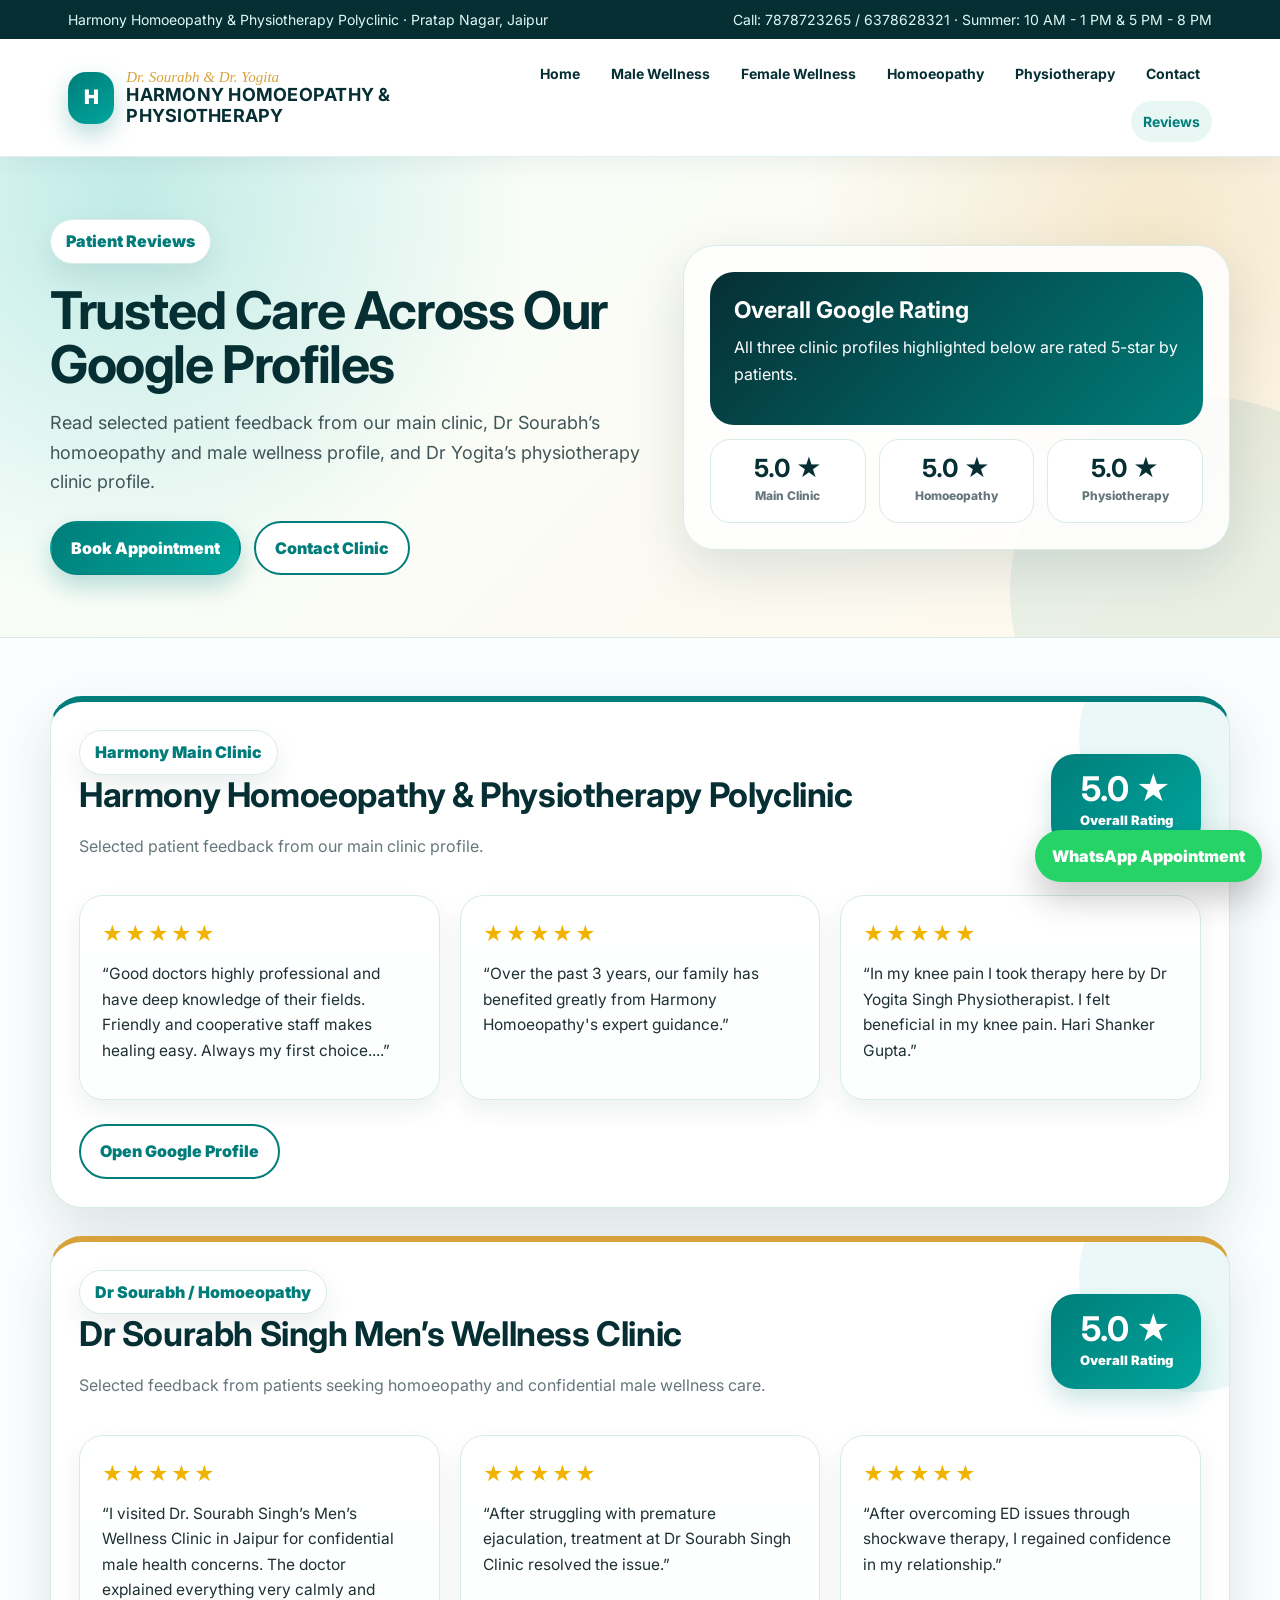
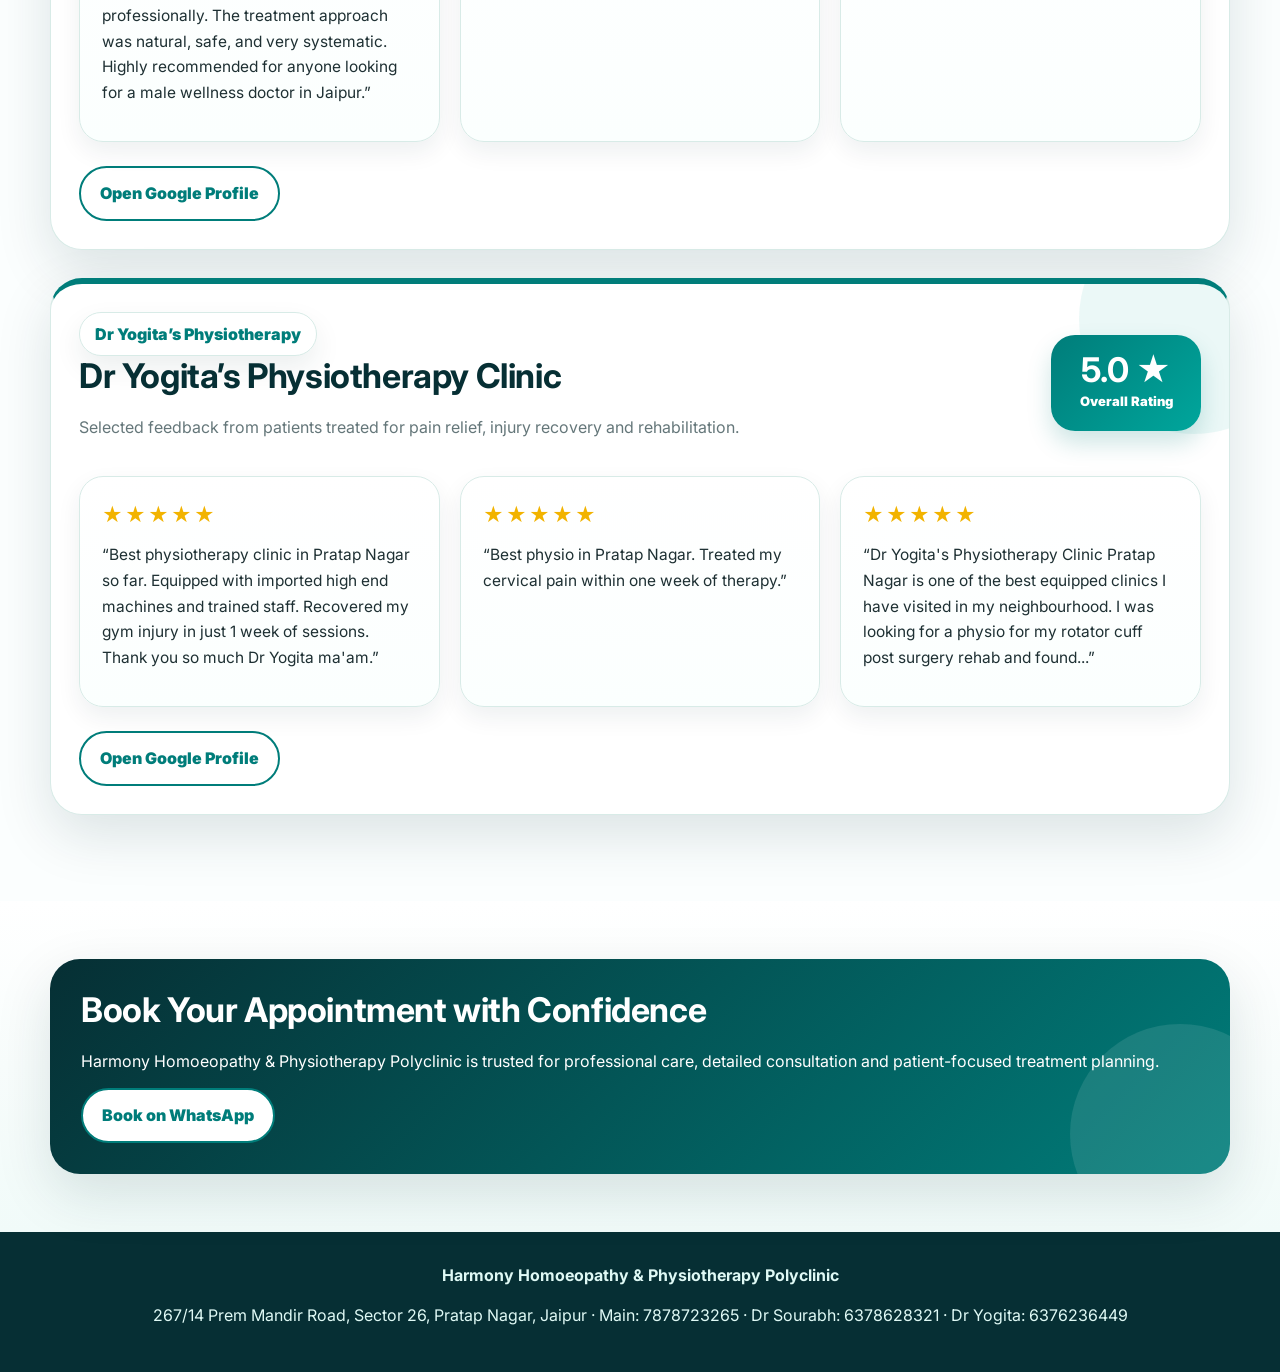
<file: reviews.html>
<!DOCTYPE html>
<html lang="en">
<head>
<meta charset="UTF-8"><meta name="viewport" content="width=device-width, initial-scale=1.0">
<title>Patient Reviews | Harmony Homoeopathy & Physiotherapy Polyclinic</title>
<meta name="description" content="Patient reviews for Harmony Homoeopathy & Physiotherapy Polyclinic.">
<link rel="preconnect" href="https://fonts.googleapis.com"><link rel="preconnect" href="https://fonts.gstatic.com" crossorigin>
<link href="https://fonts.googleapis.com/css2?family=Inter:wght@400;600;700;800;900&display=swap" rel="stylesheet">
<style>
:root{--deep:#062f34;--teal:#007d7a;--teal2:#00a69c;--mint:#e8f7f4;--cream:#fff8ec;--gold:#d8a23a;--ink:#1e3033;--muted:#65777a;--line:#d8ebe7;--shadow:0 20px 55px rgba(6,47,52,.13);--soft-shadow:0 12px 28px rgba(6,47,52,.08);--radius:26px}
*{box-sizing:border-box}body{margin:0;font-family:Inter,Segoe UI,Arial,sans-serif;background:#fbfefe;color:var(--ink);line-height:1.65}a{text-decoration:none;color:inherit}p{margin:0 0 14px}.muted{color:var(--muted)}
.top-strip{background:var(--deep);color:#dff9f5;font-size:14px}.top-strip .wrap{max-width:1180px;margin:auto;padding:8px 18px;display:flex;justify-content:space-between;gap:16px;flex-wrap:wrap}
.header{position:sticky;top:0;z-index:99;background:rgba(255,255,255,.94);backdrop-filter:blur(14px);border-bottom:1px solid rgba(0,125,122,.12);box-shadow:0 6px 24px rgba(6,47,52,.06)}
.nav-wrap{max-width:1180px;margin:auto;display:flex;align-items:center;justify-content:space-between;gap:18px;padding:14px 18px}.brand{display:flex;align-items:center;gap:12px}.logo{width:52px;height:52px;border-radius:18px;background:linear-gradient(145deg,var(--teal),var(--teal2));display:grid;place-items:center;color:white;font-weight:900;font-size:20px;box-shadow:0 10px 24px rgba(0,125,122,.28)}.brand-text small{display:block;font-family:Georgia,serif;font-size:15px;font-style:italic;color:var(--gold);line-height:1.1}.brand-text strong{display:block;color:var(--deep);font-size:18px;letter-spacing:.25px;line-height:1.15;text-transform:uppercase}
nav{display:flex;gap:7px;flex-wrap:wrap;justify-content:flex-end}nav a{padding:9px 12px;border-radius:999px;color:var(--deep);font-weight:700;font-size:14px}nav a:hover,nav a.active{background:var(--mint);color:var(--teal)}
h1{font-size:52px;line-height:1.04;margin:20px 0 16px;color:var(--deep);letter-spacing:-1.4px}h2{font-size:34px;line-height:1.18;margin:0 0 18px;color:var(--deep);letter-spacing:-.4px}h3{font-size:23px;line-height:1.25;margin:0 0 10px;color:var(--teal)}h4{font-size:18px;margin:0 0 8px;color:var(--deep)}.lead{font-size:18px;color:#405558;max-width:780px}.eyebrow{display:inline-flex;background:white;border:1px solid var(--line);color:var(--teal);padding:8px 15px;border-radius:999px;font-weight:900;box-shadow:var(--soft-shadow)}
.page-title{position:relative;overflow:hidden;background:radial-gradient(circle at 10% 10%,rgba(0,166,156,.22),transparent 33%),radial-gradient(circle at 90% 15%,rgba(216,162,58,.20),transparent 28%),linear-gradient(135deg,#f6fffd 0%,#fff8ec 100%);padding:62px 18px;border-bottom:1px solid var(--line)}.page-title:after{content:"";position:absolute;right:-120px;bottom:-150px;width:390px;height:390px;border-radius:50%;background:rgba(0,125,122,.08)}
.container{max-width:1180px;margin:auto;position:relative;z-index:1}.hero-reviews{display:grid;grid-template-columns:1.05fr .95fr;gap:28px;align-items:center}.hero-panel{background:rgba(255,255,255,.86);border:1px solid var(--line);border-radius:32px;padding:26px;box-shadow:var(--shadow)}.panel-top{background:linear-gradient(135deg,var(--deep),var(--teal));color:white;border-radius:24px;padding:24px}.panel-top h3{color:white}.rating-grid{display:grid;grid-template-columns:repeat(3,1fr);gap:13px;margin-top:14px}.rating-mini{background:white;border:1px solid var(--line);border-radius:20px;padding:16px;text-align:center}.rating-mini strong{display:block;color:var(--deep);font-size:25px;line-height:1}.rating-mini span{display:block;color:var(--muted);font-size:12px;font-weight:800;margin-top:5px}
.section{padding:58px 18px}.section.alt{background:linear-gradient(180deg,#fff,#f1fbf9)}.grid-3{display:grid;grid-template-columns:repeat(3,1fr);gap:20px}.profile-section{background:white;border:1px solid var(--line);border-radius:32px;box-shadow:var(--shadow);padding:28px;margin-bottom:28px;overflow:hidden;position:relative}.profile-section:before{content:"";position:absolute;right:-80px;top:-80px;width:230px;height:230px;border-radius:50%;background:rgba(0,166,156,.08)}.profile-section.goldline{border-top:6px solid var(--gold)}.profile-section.tealline{border-top:6px solid var(--teal)}.profile-head{position:relative;z-index:1;display:grid;grid-template-columns:1fr auto;gap:20px;align-items:center;margin-bottom:22px}.rating-badge{background:linear-gradient(135deg,var(--teal),var(--teal2));color:white;border-radius:24px;padding:18px 22px;text-align:center;box-shadow:0 12px 24px rgba(0,125,122,.20);min-width:150px}.rating-badge strong{display:block;font-size:34px;line-height:1}.rating-badge span{display:block;font-weight:900;font-size:13px;margin-top:4px}.stars{color:#f2b300;letter-spacing:2px;font-size:20px;margin-bottom:10px}.review-card{position:relative;z-index:1;background:linear-gradient(180deg,#fff,#fbfffe);border:1px solid var(--line);border-radius:24px;padding:22px;box-shadow:0 10px 24px rgba(6,47,52,.07)}.review-card p{font-size:15.5px}.review-source{display:inline-flex;background:var(--mint);color:var(--deep);border-radius:999px;padding:7px 11px;font-weight:900;font-size:12px;margin-top:10px}
.cta-row{display:flex;flex-wrap:wrap;gap:13px;margin-top:24px}.btn{display:inline-flex;align-items:center;justify-content:center;border-radius:999px;padding:12px 19px;font-weight:900;border:2px solid transparent;transition:.2s}.btn-primary{background:linear-gradient(135deg,var(--teal),var(--teal2));color:white;box-shadow:0 12px 24px rgba(0,125,122,.24)}.btn-primary:hover{transform:translateY(-2px)}.btn-outline{background:white;border-color:var(--teal);color:var(--teal)}.btn-outline:hover{background:var(--teal);color:white}.banner{background:linear-gradient(135deg,var(--deep),var(--teal));color:white;border-radius:30px;padding:31px;box-shadow:var(--shadow);position:relative;overflow:hidden}.banner:after{content:"";position:absolute;right:-60px;bottom:-70px;width:220px;height:220px;border-radius:50%;background:rgba(255,255,255,.10)}.banner h2,.banner h3{color:white}.banner>*{position:relative;z-index:1}
.footer{background:var(--deep);color:#dff9f5;padding:30px 18px;text-align:center}.whatsapp-float{position:fixed;right:18px;bottom:18px;background:#25D366;color:white;border-radius:999px;padding:13px 17px;font-weight:900;box-shadow:0 16px 34px rgba(0,0,0,.22);z-index:100}
@media(max-width:950px){.hero-reviews,.grid-3{grid-template-columns:1fr}.profile-head{grid-template-columns:1fr}.nav-wrap{align-items:flex-start;flex-direction:column}nav{justify-content:flex-start}h1{font-size:38px}.section{padding:44px 16px}.page-title{padding:46px 16px}.rating-grid{grid-template-columns:1fr}.rating-badge{max-width:170px}}
@media(max-width:560px){.top-strip .wrap{font-size:12px}.brand-text strong{font-size:15px}.brand-text small{font-size:13px}.logo{width:44px;height:44px;border-radius:15px}nav a{font-size:12px;padding:7px 9px}h1{font-size:32px}h2{font-size:27px}.whatsapp-float{left:18px;right:18px;text-align:center}}
</style>
</head>
<body>
<div class="top-strip"><div class="wrap"><span>Harmony Homoeopathy & Physiotherapy Polyclinic · Pratap Nagar, Jaipur</span><span>Call: 7878723265 / 6378628321 · Summer: 10 AM - 1 PM & 5 PM - 8 PM</span></div></div>
<header class="header"><div class="nav-wrap"><a class="brand" href="index.html"><span class="logo">H</span><span class="brand-text"><small>Dr. Sourabh & Dr. Yogita</small><strong>Harmony Homoeopathy & Physiotherapy</strong></span></a><nav><a href="index.html">Home</a><a href="male-wellness.html">Male Wellness</a><a href="female-wellness.html">Female Wellness</a><a href="homoeopathy.html">Homoeopathy</a><a href="physiotherapy.html">Physiotherapy</a><a href="contact.html">Contact</a><a class="active" href="reviews.html">Reviews</a></nav></div></header>

<main>
<section class="page-title"><div class="container hero-reviews"><div><span class="eyebrow">Patient Reviews</span><h1>Trusted Care Across Our Google Profiles</h1><p class="lead">Read selected patient feedback from our main clinic, Dr Sourabh’s homoeopathy and male wellness profile, and Dr Yogita’s physiotherapy clinic profile.</p><div class="cta-row"><a class="btn btn-primary" href="https://wa.me/917878723265?text=Hello%20Harmony%20Clinic%2C%20I%20want%20to%20book%20an%20appointment.">Book Appointment</a><a class="btn btn-outline" href="contact.html">Contact Clinic</a></div></div><div class="hero-panel"><div class="panel-top"><h3>Overall Google Rating</h3><p>All three clinic profiles highlighted below are rated 5-star by patients.</p></div><div class="rating-grid"><div class="rating-mini"><strong>5.0 ★</strong><span>Main Clinic</span></div><div class="rating-mini"><strong>5.0 ★</strong><span>Homoeopathy</span></div><div class="rating-mini"><strong>5.0 ★</strong><span>Physiotherapy</span></div></div></div></div></section>

<section class="section"><div class="container">

<div class="profile-section tealline"><div class="profile-head"><div><span class="eyebrow">Harmony Main Clinic</span><h2>Harmony Homoeopathy & Physiotherapy Polyclinic</h2><p class="muted">Selected patient feedback from our main clinic profile.</p></div><div class="rating-badge"><strong>5.0 ★</strong><span>Overall Rating</span></div></div><div class="grid-3"><div class="review-card"><div class="stars">★★★★★</div><p>“Good doctors highly professional and have deep knowledge of their fields. Friendly and cooperative staff makes healing easy. Always my first choice....”</p></div><div class="review-card"><div class="stars">★★★★★</div><p>“Over the past 3 years, our family has benefited greatly from Harmony Homoeopathy's expert guidance.”</p></div><div class="review-card"><div class="stars">★★★★★</div><p>“In my knee pain I took therapy here by Dr Yogita Singh Physiotherapist. I felt beneficial in my knee pain. Hari Shanker Gupta.”</p></div></div><div class="cta-row"><a class="btn btn-outline" href="https://share.google/MyPL8CNmoMyCmN3Oh" target="_blank" rel="noopener">Open Google Profile</a></div></div>

<div class="profile-section goldline"><div class="profile-head"><div><span class="eyebrow">Dr Sourabh / Homoeopathy</span><h2>Dr Sourabh Singh Men’s Wellness Clinic</h2><p class="muted">Selected feedback from patients seeking homoeopathy and confidential male wellness care.</p></div><div class="rating-badge"><strong>5.0 ★</strong><span>Overall Rating</span></div></div><div class="grid-3"><div class="review-card"><div class="stars">★★★★★</div><p>“I visited Dr. Sourabh Singh’s Men’s Wellness Clinic in Jaipur for confidential male health concerns. The doctor explained everything very calmly and professionally. The treatment approach was natural, safe, and very systematic. Highly recommended for anyone looking for a male wellness doctor in Jaipur.”</p></div><div class="review-card"><div class="stars">★★★★★</div><p>“After struggling with premature ejaculation, treatment at Dr Sourabh Singh Clinic resolved the issue.”</p></div><div class="review-card"><div class="stars">★★★★★</div><p>“After overcoming ED issues through shockwave therapy, I regained confidence in my relationship.”</p></div></div><div class="cta-row"><a class="btn btn-outline" href="https://share.google/idbs3Wg8FSLYg8CUC" target="_blank" rel="noopener">Open Google Profile</a></div></div>

<div class="profile-section tealline"><div class="profile-head"><div><span class="eyebrow">Dr Yogita’s Physiotherapy</span><h2>Dr Yogita’s Physiotherapy Clinic</h2><p class="muted">Selected feedback from patients treated for pain relief, injury recovery and rehabilitation.</p></div><div class="rating-badge"><strong>5.0 ★</strong><span>Overall Rating</span></div></div><div class="grid-3"><div class="review-card"><div class="stars">★★★★★</div><p>“Best physiotherapy clinic in Pratap Nagar so far. Equipped with imported high end machines and trained staff. Recovered my gym injury in just 1 week of sessions. Thank you so much Dr Yogita ma'am.”</p></div><div class="review-card"><div class="stars">★★★★★</div><p>“Best physio in Pratap Nagar. Treated my cervical pain within one week of therapy.”</p></div><div class="review-card"><div class="stars">★★★★★</div><p>“Dr Yogita's Physiotherapy Clinic Pratap Nagar is one of the best equipped clinics I have visited in my neighbourhood. I was looking for a physio for my rotator cuff post surgery rehab and found...”</p></div></div><div class="cta-row"><a class="btn btn-outline" href="https://share.google/gU1znSv0WjcnQSQoZ" target="_blank" rel="noopener">Open Google Profile</a></div></div>

</div></section>

<section class="section alt"><div class="container banner"><h2>Book Your Appointment with Confidence</h2><p>Harmony Homoeopathy & Physiotherapy Polyclinic is trusted for professional care, detailed consultation and patient-focused treatment planning.</p><a class="btn btn-outline" href="https://wa.me/917878723265?text=Hello%20Harmony%20Clinic%2C%20I%20want%20to%20book%20an%20appointment.">Book on WhatsApp</a></div></section>
</main>
<a class="whatsapp-float" href="https://wa.me/917878723265?text=Hello%20Harmony%20Clinic%2C%20I%20want%20to%20book%20an%20appointment.">WhatsApp Appointment</a>
<footer class="footer"><p><strong>Harmony Homoeopathy & Physiotherapy Polyclinic</strong></p><p>267/14 Prem Mandir Road, Sector 26, Pratap Nagar, Jaipur · Main: 7878723265 · Dr Sourabh: 6378628321 · Dr Yogita: 6376236449</p></footer>
</body></html>
</file>
<file: style.css>
/* Dr Sourabh photo blocks */
.doctor-photo-wrap{
  position:relative;
  min-height:430px;
  background:
    radial-gradient(circle at 78% 22%, rgba(216,162,58,.22), transparent 28%),
    radial-gradient(circle at 18% 85%, rgba(0,166,156,.18), transparent 30%),
    linear-gradient(135deg,#ffffff 0%,#f2fffc 100%);
  border:1px solid var(--line);
  border-radius:34px;
  box-shadow:var(--shadow);
  overflow:hidden;
  display:flex;
  align-items:flex-end;
  justify-content:center;
  padding:18px 18px 0;
}
.doctor-photo-wrap::before{
  content:"";
  position:absolute;
  width:270px;
  height:270px;
  border-radius:50%;
  background:rgba(0,125,122,.10);
  right:-75px;
  bottom:-75px;
}
.doctor-photo{
  position:relative;
  z-index:1;
  max-width:100%;
  max-height:540px;
  object-fit:contain;
  object-position:center bottom;
  display:block;
}
.doctor-name-plate{
  position:absolute;
  left:18px;
  right:18px;
  bottom:18px;
  z-index:2;
  background:rgba(6,47,52,.88);
  color:white;
  border:1px solid rgba(255,255,255,.18);
  border-radius:22px;
  padding:14px 16px;
  backdrop-filter:blur(10px);
  box-shadow:0 14px 30px rgba(0,0,0,.18);
}
.doctor-name-plate strong{display:block;font-size:18px;line-height:1.15}
.doctor-name-plate span{display:block;color:#dff9f5;font-weight:700;font-size:13px;margin-top:4px}
.male-doctor-showcase{
  background:
    radial-gradient(circle at 18% 16%, rgba(0,166,156,.22), transparent 29%),
    radial-gradient(circle at 82% 20%, rgba(216,162,58,.22), transparent 26%),
    linear-gradient(135deg,#ffffff,#f4fffc);
  border:1px solid var(--line);
  border-radius:34px;
  box-shadow:var(--shadow);
  padding:16px 16px 0;
  overflow:hidden;
  min-height:430px;
  display:flex;
  flex-direction:column;
  justify-content:flex-end;
}
.male-doctor-showcase img{
  width:100%;
  max-height:500px;
  object-fit:contain;
  object-position:center bottom;
  display:block;
}
.male-doctor-caption{
  margin:0 0 16px;
  background:linear-gradient(135deg,var(--deep),var(--teal));
  color:white;
  border-radius:22px;
  padding:15px 16px;
  box-shadow:0 14px 30px rgba(6,47,52,.20);
}
.male-doctor-caption strong{display:block;font-size:18px}
.male-doctor-caption span{display:block;font-size:13px;color:#e8fffb;font-weight:700;margin-top:3px}
@media(max-width:900px){
  .doctor-photo-wrap,.male-doctor-showcase{min-height:360px}
  .doctor-photo{max-height:430px}
}
</file>
